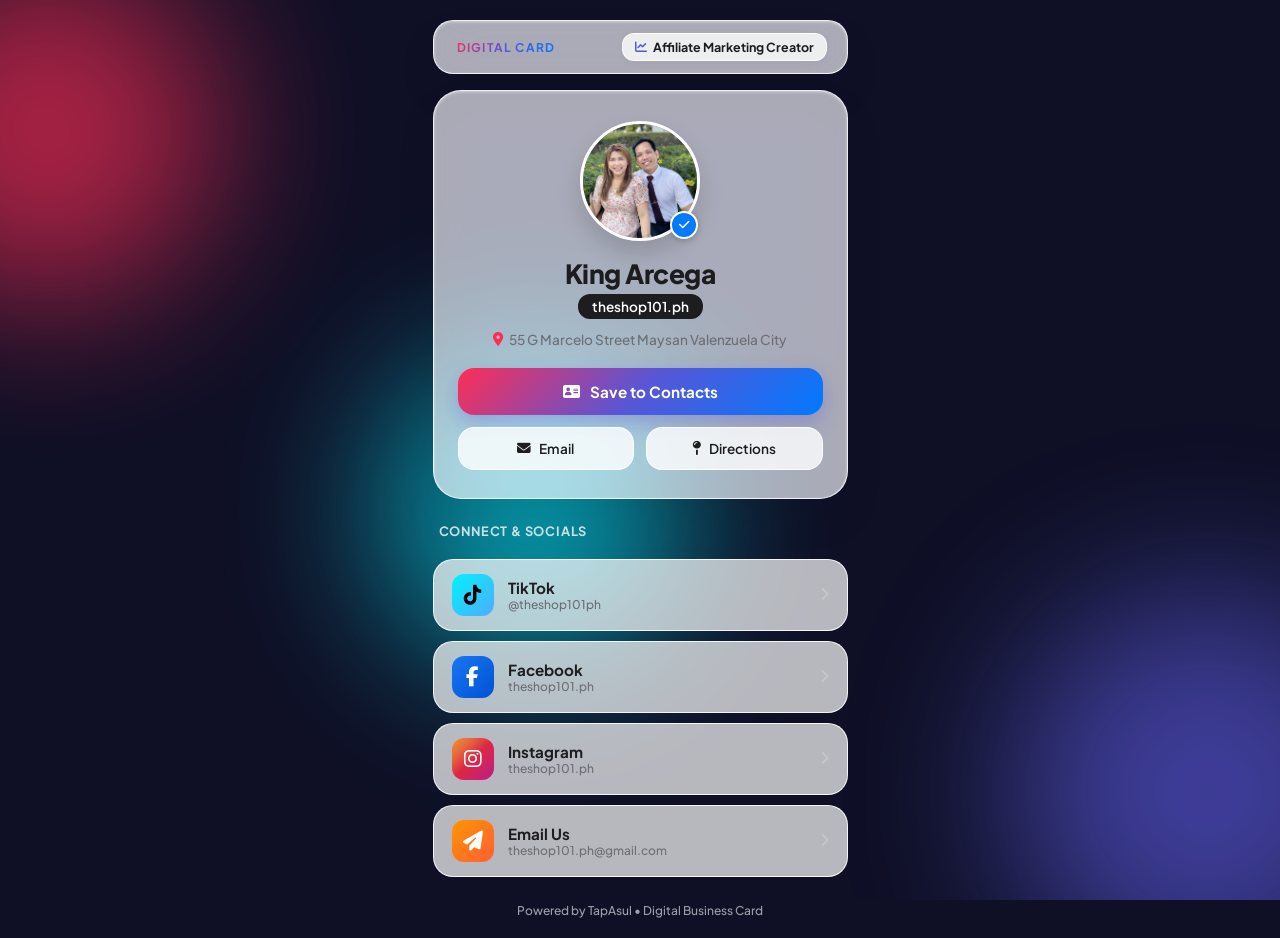
<file: Arcega/index.html>
<!DOCTYPE html>
<html lang="en">
<head>
    <meta charset="UTF-8">
    <meta name="viewport" content="width=device-width, initial-scale=1.0">
    <title>King Arcega - Digital Business Card</title>
    <link rel="stylesheet" href="https://cdnjs.cloudflare.com/ajax/libs/font-awesome/6.4.0/css/all.min.css">
    <link href="https://fonts.googleapis.com/css2?family=Plus+Jakarta+Sans:wght@300;400;500;600;700;800&display=swap" rel="stylesheet">
    <link rel="stylesheet" href="css/style.css">
</head>
<body>

    <!-- Fluid Gradient Background -->
    <div class="bg-glow">
        <div class="glow-1"></div>
        <div class="glow-2"></div>
        <div class="glow-3"></div>
    </div>

    <!-- Main Mobile Frame Container -->
    <div class="app-container">

        <!-- Header Controls -->
        <div class="glass-card nav-header">
            <span class="nav-tag"><i class="fa-solid fa-sparkles"></i> DIGITAL CARD</span>
            <span class="header-tagline"><i class="fa-solid fa-chart-line"></i> Affiliate Marketing Creator</span>
        </div>

        <!-- Profile Hero Card -->
        <div class="glass-card hero-card">
            <div class="profile-wrapper">
                <img src="images/profile.png" alt="King Arcega Profile" class="profile-img">
                <div class="badge-verified"><i class="fa-solid fa-check"></i></div>
            </div>

            <h1 class="user-name">King Arcega</h1>
            <span class="user-business">theshop101.ph</span>

            <p class="user-location">
                <i class="fa-solid fa-location-dot" style="color: #FF2D55;"></i>
                55 G Marcelo Street Maysan Valenzuela City
            </p>

            <div class="cta-grid">
                <!--
                    REAL link to a real .vcf file (no javascript:, no data: URI).
                    iPhone Safari opens the contact preview; Android downloads the
                    file and opens it in Contacts. Works even with JS disabled.
                -->
                <a id="saveContactBtn" class="btn-primary" href="King_Arcega.vcf">
                    <i class="fa-solid fa-address-card"></i> Save to Contacts
                </a>
                <a href="mailto:theshop101.ph@gmail.com" class="btn-secondary">
                    <i class="fa-solid fa-envelope"></i> Email
                </a>
                <a href="https://maps.google.com/?q=55+G+Marcelo+Street+Maysan+Valenzuela+City" target="_blank" rel="noopener" class="btn-secondary">
                    <i class="fa-solid fa-map-pin"></i> Directions
                </a>
            </div>
        </div>

        <!-- Social Media Section Title -->
        <div class="section-title">Connect &amp; Socials</div>

        <!-- Social Links Widget -->
        <div class="widget-group">

            <!-- TikTok -->
            <a href="https://www.tiktok.com/@theshop101ph?_r=1&_t=ZS-9AtWSfJWu8q" target="_blank" rel="noopener" class="social-link-item">
                <div class="link-left">
                    <div class="link-icon tiktok-bg">
                        <i class="fa-brands fa-tiktok"></i>
                    </div>
                    <div class="link-info">
                        <span class="link-title">TikTok</span>
                        <span class="link-sub">@theshop101ph</span>
                    </div>
                </div>
                <i class="fa-solid fa-chevron-right link-arrow"></i>
            </a>

            <!-- Facebook -->
            <a href="https://www.facebook.com/share/1Cko11JjHw/?mibextid=wwXIfr" target="_blank" rel="noopener" class="social-link-item">
                <div class="link-left">
                    <div class="link-icon fb-bg">
                        <i class="fa-brands fa-facebook-f"></i>
                    </div>
                    <div class="link-info">
                        <span class="link-title">Facebook</span>
                        <span class="link-sub">theshop101.ph</span>
                    </div>
                </div>
                <i class="fa-solid fa-chevron-right link-arrow"></i>
            </a>

            <!-- Instagram -->
            <a href="https://www.instagram.com/theshop101.ph" target="_blank" rel="noopener" class="social-link-item">
                <div class="link-left">
                    <div class="link-icon insta-bg">
                        <i class="fa-brands fa-instagram"></i>
                    </div>
                    <div class="link-info">
                        <span class="link-title">Instagram</span>
                        <span class="link-sub">theshop101.ph</span>
                    </div>
                </div>
                <i class="fa-solid fa-chevron-right link-arrow"></i>
            </a>

            <!-- Email Direct -->
            <a href="mailto:theshop101.ph@gmail.com" class="social-link-item">
                <div class="link-left">
                    <div class="link-icon email-bg">
                        <i class="fa-solid fa-paper-plane"></i>
                    </div>
                    <div class="link-info">
                        <span class="link-title">Email Us</span>
                        <span class="link-sub">theshop101.ph@gmail.com</span>
                    </div>
                </div>
                <i class="fa-solid fa-chevron-right link-arrow"></i>
            </a>

        </div>

        <div class="footer-tag">Powered by TapAsul • Digital Business Card</div>
    </div>

    <!-- ============================================================
         Toast (small message at the bottom of the screen)
         ============================================================ -->
    <div id="cardToast" class="card-toast" role="status" aria-live="polite"></div>

    <!-- ============================================================
         Helper sheet — only shown inside in-app browsers
         (Instagram / Facebook / Messenger / TikTok …) that cannot
         open .vcf files. Shown by js/script.js
         ============================================================ -->
    <div id="contactHelp" class="contact-help" aria-hidden="true">
        <div class="contact-help-backdrop" data-close-sheet></div>
        <div class="contact-help-card" role="dialog" aria-modal="true" aria-labelledby="contactHelpTitle">
            <div class="contact-help-grip"></div>
            <h3 id="contactHelpTitle">Save this contact</h3>
            <p class="contact-help-text">
                You are viewing this page inside an app, and apps like Instagram,
                Facebook or Messenger cannot open contact files. Open the card in
                your phone&rsquo;s browser instead:
            </p>
            <ol class="contact-help-steps">
                <li>Tap the <strong>&#8943;</strong> menu (or <strong>Share</strong> icon) at the top of the screen.</li>
                <li>Choose <strong>Open in browser</strong> &mdash; Safari or Chrome.</li>
                <li>Tap <strong>Save to Contacts</strong> again.</li>
            </ol>
            <button type="button" class="btn-primary contact-help-btn" id="copyContactBtn">
                <i class="fa-solid fa-copy"></i> Copy details instead
            </button>
            <button type="button" class="contact-help-close" data-close-sheet>Close</button>
        </div>
    </div>

    <script src="js/script.js"></script>
</body>
</html>
</file>
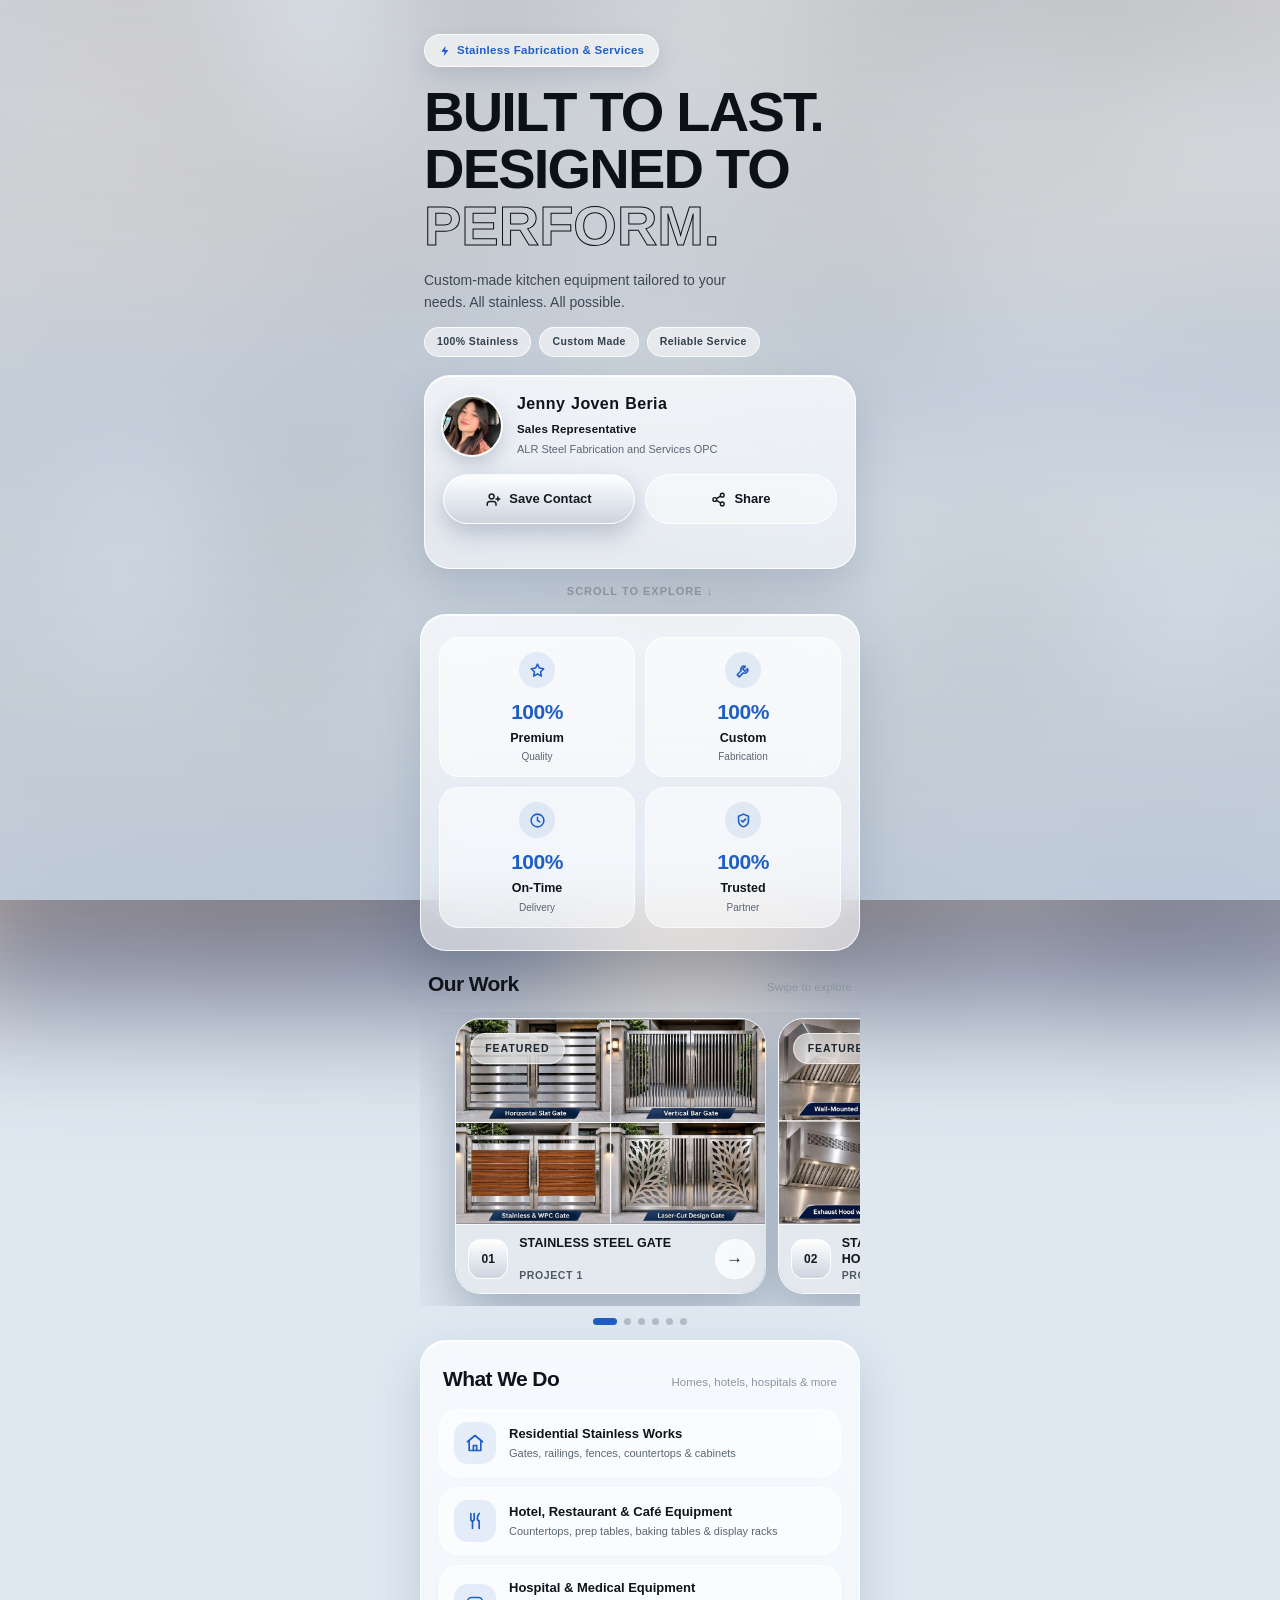
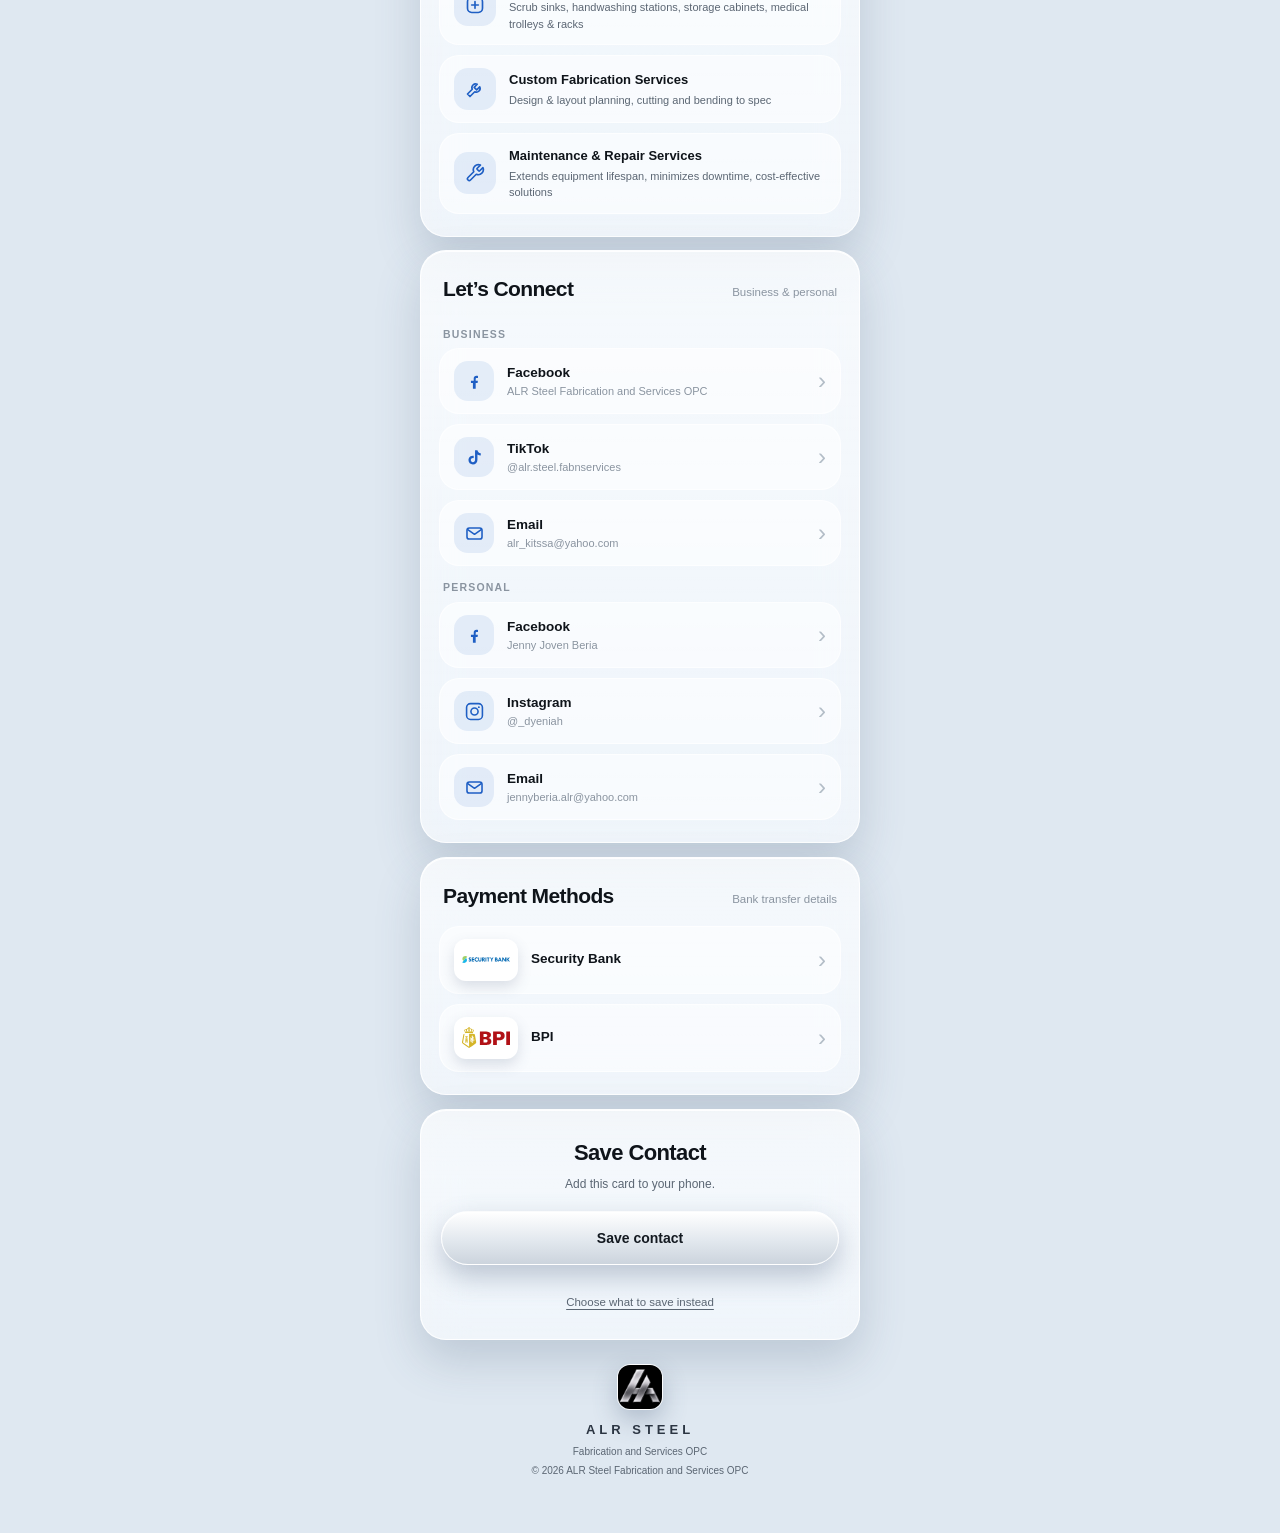
<file: Jenny/index.html>
<!DOCTYPE html>
<html lang="en">
<head>
  <meta charset="UTF-8">
  <meta name="viewport" content="width=device-width, initial-scale=1.0, viewport-fit=cover">

  <title>Jenny Joven Beria | ALR Steel Fabrication</title>
  <meta name="description" content="Connect with Jenny Joven Beria of ALR Steel Fabrication and Services OPC. Custom-made kitchen equipment tailored to your needs.">
  <meta name="theme-color" content="#dfe8f1">
  <meta name="application-name" content="ALR Steel">
  <meta name="apple-mobile-web-app-title" content="ALR Steel">
  <meta name="apple-mobile-web-app-capable" content="yes">
  <meta name="mobile-web-app-capable" content="yes">

  <link rel="icon" href="favicon.svg" type="image/svg+xml">
  <link rel="icon" href="favicon-32.png" sizes="32x32" type="image/png">
  <link rel="apple-touch-icon" href="apple-touch-icon.png">
  <link rel="manifest" href="site.webmanifest">

  <meta property="og:title" content="Jenny Joven Beria | ALR Steel Fabrication">
  <meta property="og:description" content="ALR Steel Fabrication and Services OPC — Custom-made kitchen equipment tailored to your needs.">
  <meta property="og:type" content="website">
  <meta property="og:image" content="apple-touch-icon.png">
  <meta name="twitter:card" content="summary">
  <meta name="twitter:title" content="Jenny Joven Beria | ALR Steel Fabrication">
  <meta name="twitter:description" content="ALR Steel Fabrication and Services OPC — Custom-made kitchen equipment tailored to your needs.">

  <link rel="stylesheet" href="style.css?v=8">
  <script src="script.js?v=8" defer></script>
  <noscript><style>.reveal,.reveal .highlight,.reveal .service-row{opacity:1 !important;transform:none !important;}</style></noscript>
</head>

<body>
  <!-- Fixed blurred backdrop: work imagery stays behind everything -->
  <div class="bg-fixed" aria-hidden="true"></div>
  <div class="bg-tint" aria-hidden="true"></div>

  <main class="digital-card">

    <!-- HERO -->
    <header class="hero">
      <p class="hero-tag">
        <svg width="12" height="12" viewBox="0 0 24 24" fill="currentColor" aria-hidden="true"><path d="M13 2 4.5 13.5H11L9.5 22 19 10h-6.5L13 2z"/></svg>
        Stainless Fabrication &amp; Services
      </p>

      <h1>
        BUILT TO LAST.<br>
        DESIGNED TO<br>
        <span class="outline">PERFORM.</span>
      </h1>

      <p class="hero-sub">
        Custom-made kitchen equipment tailored to your needs.
        All stainless. All possible.
      </p>

      <div class="hero-proof">
        <span>100% Stainless</span>
        <span>Custom Made</span>
        <span>Reliable Service</span>
      </div>

      <div class="hero-card">
        <div class="hero-id">
          <div class="profile-image-wrap">
            <img
              src="images/my-photo.png"
              alt="Jenny Joven Beria profile photo"
              class="profile-image"
              onerror="this.style.display='none'"
            >
            <span class="profile-initials">JB</span>
          </div>
          <div class="hero-name">
            <strong>Jenny Joven Beria</strong>
            <span class="hero-role">Sales Representative</span>
            <small>ALR Steel Fabrication and Services OPC</small>
          </div>
        </div>

        <div class="quick-actions">
          <button type="button" class="btn-primary" id="quickSave">
            <svg width="15" height="15" viewBox="0 0 24 24" fill="none" stroke="currentColor" stroke-width="2.4" stroke-linecap="round" stroke-linejoin="round" aria-hidden="true"><path d="M16 21v-2a4 4 0 0 0-4-4H6a4 4 0 0 0-4 4v2"/><circle cx="9" cy="7" r="4"/><line x1="19" y1="8" x2="19" y2="14"/><line x1="22" y1="11" x2="16" y2="11"/></svg>
            Save Contact
          </button>
          <button type="button" class="btn-ghost" id="shareCard">
            <svg width="15" height="15" viewBox="0 0 24 24" fill="none" stroke="currentColor" stroke-width="2.2" stroke-linecap="round" stroke-linejoin="round" aria-hidden="true"><circle cx="18" cy="5" r="3"/><circle cx="6" cy="12" r="3"/><circle cx="18" cy="19" r="3"/><line x1="8.6" y1="13.5" x2="15.4" y2="17.5"/><line x1="15.4" y1="6.5" x2="8.6" y2="10.5"/></svg>
            Share
          </button>
        </div>
        <p class="share-note" id="shareMessage" role="status"></p>
      </div>

      <p class="scroll-cue">Scroll to explore ↓</p>
    </header>

    <!-- HIGHLIGHTS -->
    <section class="section reveal" aria-label="Business highlights">
      <div class="highlights">
        <div class="highlight">
          <span class="highlight-icon" aria-hidden="true">
            <svg width="17" height="17" viewBox="0 0 24 24" fill="none" stroke="currentColor" stroke-width="2.2" stroke-linecap="round" stroke-linejoin="round"><path d="m12 3 2.7 5.6 6.1.9-4.4 4.3 1 6.1L12 17l-5.4 2.9 1-6.1-4.4-4.3 6.1-.9L12 3z"/></svg>
          </span>
          <span class="stat-num" data-target="100" data-suffix="%">0%</span>
          <strong>Premium</strong>
          <small>Quality</small>
        </div>
        <div class="highlight">
          <span class="highlight-icon" aria-hidden="true">
            <svg width="17" height="17" viewBox="0 0 24 24" fill="none" stroke="currentColor" stroke-width="2.2" stroke-linecap="round" stroke-linejoin="round"><path d="M14.7 6.3a4.5 4.5 0 0 0-6 6L3 18l3 3 5.7-5.7a4.5 4.5 0 0 0 6-6L14 13l-3-3 3.7-3.7z"/></svg>
          </span>
          <span class="stat-num" data-target="100" data-suffix="%">0%</span>
          <strong>Custom</strong>
          <small>Fabrication</small>
        </div>
        <div class="highlight">
          <span class="highlight-icon" aria-hidden="true">
            <svg width="17" height="17" viewBox="0 0 24 24" fill="none" stroke="currentColor" stroke-width="2.2" stroke-linecap="round" stroke-linejoin="round"><circle cx="12" cy="12" r="9"/><path d="M12 7.5V12l3.2 2"/></svg>
          </span>
          <span class="stat-num" data-target="100" data-suffix="%">0%</span>
          <strong>On-Time</strong>
          <small>Delivery</small>
        </div>
        <div class="highlight">
          <span class="highlight-icon" aria-hidden="true">
            <svg width="17" height="17" viewBox="0 0 24 24" fill="none" stroke="currentColor" stroke-width="2.2" stroke-linecap="round" stroke-linejoin="round"><path d="M12 3l7 3v6c0 4.6-3 7.7-7 9-4-1.3-7-4.4-7-9V6l7-3z"/><path d="m9 12 2 2 4-4"/></svg>
          </span>
          <span class="stat-num" data-target="100" data-suffix="%">0%</span>
          <strong>Trusted</strong>
          <small>Partner</small>
        </div>
      </div>
    </section>

    <!-- WORK GALLERY : horizontal carousel -->
    <section class="work reveal" aria-label="Project gallery">
      <div class="section-heading">
        <h2>Our Work</h2>
        <p>Swipe to explore</p>
      </div>

      <div class="carousel" id="workCarousel" tabindex="0" aria-label="Steel fabrication project photos">
        <article class="slide" style='--photo: url("images/work-1.jpg")'>
          <div class="slide-frame">
            <img src="images/work-1.jpg" alt="Stainless steel gate project photo" width="1000" height="657">
            <span class="slide-tag">Featured</span>
          </div>
          <div class="slide-caption">
            <span class="slide-num">01</span>
            <span class="slide-text"><strong>STAINLESS STEEL GATE</strong><small>Project 1</small></span>
            <button type="button" class="slide-next" aria-label="Next project">&#8594;</button>
          </div>
        </article>

        <article class="slide" style='--photo: url("images/work-2.jpg")'>
          <div class="slide-frame">
            <img src="images/work-2.jpg" alt="Stainless steel kitchen hood project photo" width="1000" height="660" loading="lazy">
            <span class="slide-tag">Featured</span>
          </div>
          <div class="slide-caption">
            <span class="slide-num">02</span>
            <span class="slide-text"><strong>STAINLESS STEEL KITCHEN HOOD</strong><small>Project 2</small></span>
            <button type="button" class="slide-next" aria-label="Next project">&#8594;</button>
          </div>
        </article>

        <article class="slide" style='--photo: url("images/work-3.jpg")'>
          <div class="slide-frame">
            <img src="images/work-3.jpg" alt="Stainless steel table project photo" width="1000" height="657" loading="lazy">
            <span class="slide-tag">Featured</span>
          </div>
          <div class="slide-caption">
            <span class="slide-num">03</span>
            <span class="slide-text"><strong>STAINLESS STEEL TABLE</strong><small>Project 3</small></span>
            <button type="button" class="slide-next" aria-label="Next project">&#8594;</button>
          </div>
        </article>

        <article class="slide" style='--photo: url("images/work-4.jpg")'>
          <div class="slide-frame">
            <img src="images/work-4.jpg" alt="Stainless steel food display project photo" width="1000" height="491" loading="lazy">
            <span class="slide-tag">Featured</span>
          </div>
          <div class="slide-caption">
            <span class="slide-num">04</span>
            <span class="slide-text"><strong>STAINLESS STEEL FOOD DISPLAY</strong><small>Project 4</small></span>
            <button type="button" class="slide-next" aria-label="Next project">&#8594;</button>
          </div>
        </article>

        <article class="slide" style='--photo: url("images/work-5.jpg")'>
          <div class="slide-frame">
            <img src="images/work-5.jpg" alt="Stainless steel cabinet project photo" width="1000" height="660" loading="lazy">
            <span class="slide-tag">Featured</span>
          </div>
          <div class="slide-caption">
            <span class="slide-num">05</span>
            <span class="slide-text"><strong>STAINLESS STEEL CABINET</strong><small>Project 5</small></span>
            <button type="button" class="slide-next" aria-label="Next project">&#8594;</button>
          </div>
        </article>

        <article class="slide" style='--photo: url("images/work-6.jpg")'>
          <div class="slide-frame">
            <img src="images/work-6.jpg" alt="Stainless steel kitchen equipment project photo" width="1000" height="662" loading="lazy">
            <span class="slide-tag">Featured</span>
          </div>
          <div class="slide-caption">
            <span class="slide-num">06</span>
            <span class="slide-text"><strong>STAINLESS STEEL KITCHEN EQUIPMENT</strong><small>Project 6</small></span>
            <button type="button" class="slide-next" aria-label="Next project">&#8594;</button>
          </div>
        </article>
      </div>

      <div class="carousel-dots" id="carouselDots" aria-label="Choose a project photo">
        <button class="work-dot active" type="button" data-slide="0" aria-label="Photo 1" aria-current="true"></button>
        <button class="work-dot" type="button" data-slide="1" aria-label="Photo 2"></button>
        <button class="work-dot" type="button" data-slide="2" aria-label="Photo 3"></button>
        <button class="work-dot" type="button" data-slide="3" aria-label="Photo 4"></button>
        <button class="work-dot" type="button" data-slide="4" aria-label="Photo 5"></button>
        <button class="work-dot" type="button" data-slide="5" aria-label="Photo 6"></button>
      </div>
    </section>

    <!-- SERVICES -->
    <section class="section reveal">
      <div class="section-heading">
        <h2>What We Do</h2>
        <p>Homes, hotels, hospitals &amp; more</p>
      </div>

      <div class="service-list">
        <div class="service-row">
          <span class="service-icon" aria-hidden="true">
            <svg width="20" height="20" viewBox="0 0 24 24" fill="none" stroke="currentColor" stroke-width="2" stroke-linecap="round" stroke-linejoin="round"><path d="M3 10.5 12 3l9 7.5"/><path d="M5 9.5V21h14V9.5"/><path d="M10 21v-6h4v6"/></svg>
          </span>
          <span><strong>Residential Stainless Works</strong><small>Gates, railings, fences, countertops &amp; cabinets</small></span>
        </div>
        <div class="service-row">
          <span class="service-icon" aria-hidden="true">
            <svg width="20" height="20" viewBox="0 0 24 24" fill="none" stroke="currentColor" stroke-width="2" stroke-linecap="round" stroke-linejoin="round"><path d="M7 3v7a2 2 0 0 0 4 0V3"/><path d="M9 12v9"/><path d="M17 3c-1.6 2-2.2 4-2.2 6 0 1.6.7 2.7 2.2 2.7V21"/></svg>
          </span>
          <span><strong>Hotel, Restaurant &amp; Café Equipment</strong><small>Countertops, prep tables, baking tables &amp; display racks</small></span>
        </div>
        <div class="service-row">
          <span class="service-icon" aria-hidden="true">
            <svg width="20" height="20" viewBox="0 0 24 24" fill="none" stroke="currentColor" stroke-width="2" stroke-linecap="round" stroke-linejoin="round"><rect x="3" y="3" width="18" height="18" rx="5"/><path d="M12 8v8"/><path d="M8 12h8"/></svg>
          </span>
          <span><strong>Hospital &amp; Medical Equipment</strong><small>Scrub sinks, handwashing stations, storage cabinets, medical trolleys &amp; racks</small></span>
        </div>
        <div class="service-row">
          <span class="service-icon" aria-hidden="true">
            <svg width="20" height="20" viewBox="0 0 24 24" fill="none" stroke="currentColor" stroke-width="2" stroke-linecap="round" stroke-linejoin="round"><path d="M14.7 6.3a4.5 4.5 0 0 0-6 6L3 18l3 3 5.7-5.7a4.5 4.5 0 0 0 6-6L14 13l-3-3 3.7-3.7z"/></svg>
          </span>
          <span><strong>Custom Fabrication Services</strong><small>Design &amp; layout planning, cutting and bending to spec</small></span>
        </div>
        <div class="service-row">
          <span class="service-icon" aria-hidden="true">
            <svg width="20" height="20" viewBox="0 0 24 24" fill="none" stroke="currentColor" stroke-width="2" stroke-linecap="round" stroke-linejoin="round"><path d="M14.7 6.3a1 1 0 0 0 0 1.4l1.6 1.6a1 1 0 0 0 1.4 0l3.77-3.77a6 6 0 0 1-7.94 7.94l-6.91 6.91a2.12 2.12 0 0 1-3-3l6.91-6.91a6 6 0 0 1 7.94-7.94l-3.76 3.76z"/></svg>
          </span>
          <span><strong>Maintenance &amp; Repair Services</strong><small>Extends equipment lifespan, minimizes downtime, cost-effective solutions</small></span>
        </div>
      </div>
    </section>

    <!-- SOCIAL LINKS -->
    <section class="section reveal">
      <div class="section-heading">
        <h2>Let&rsquo;s Connect</h2>
        <p>Business &amp; personal</p>
      </div>

      <div class="social-groups">
        <p class="social-group-label">Business</p>
        <div class="social-grid">
        <a
          class="social-link"
          href="https://www.facebook.com/p/ALR-Steel-Fabrication-and-Services-OPC-100064059041618/"
          target="_blank"
          rel="noopener noreferrer"
          aria-label="Visit ALR Steel on Facebook"
        >
          <span class="social-icon" aria-hidden="true">
            <svg width="19" height="19" viewBox="0 0 24 24" fill="currentColor" aria-hidden="true"><path d="M13.5 21v-7h2.4l.4-3h-2.8V9.1c0-.9.3-1.5 1.6-1.5h1.3V4.9c-.3 0-1.1-.1-2-.1-2 0-3.4 1.2-3.4 3.5V11H7.5v3H10v7h3.5z"/></svg>
          </span>
          <span>Facebook<span class="social-handle">ALR Steel Fabrication and Services OPC</span></span>
          <span class="chevron">&rsaquo;</span>
        </a>

        <a
          class="social-link"
          href="https://www.tiktok.com/@alr.steel.fabnservices"
          target="_blank"
          rel="noopener noreferrer"
          aria-label="Visit ALR Steel on TikTok"
        >
          <span class="social-icon" aria-hidden="true">
            <svg width="18" height="18" viewBox="0 0 24 24" fill="currentColor" aria-hidden="true"><path d="M16.6 3c.4 2.1 1.9 3.8 4.4 4v3c-1.6 0-3-.5-4.4-1.4v6.9c0 3.9-2.7 6.5-6.1 6.5-3.3 0-5.9-2.5-5.9-5.9 0-3.3 2.6-5.8 6-5.8.3 0 .7 0 1 .1v3.1c-.3-.1-.7-.2-1-.2-1.6 0-2.9 1.2-2.9 2.8 0 1.6 1.2 2.8 2.8 2.8 1.7 0 2.9-1.3 2.9-3.2V3h3.2z"/></svg>
          </span>
          <span>TikTok<span class="social-handle">@alr.steel.fabnservices</span></span>
          <span class="chevron">&rsaquo;</span>
        </a>

        <a
          class="social-link"
          href="mailto:alr_kitssa@yahoo.com"
          aria-label="Email ALR Steel"
        >
          <span class="social-icon" aria-hidden="true">
            <svg width="19" height="19" viewBox="0 0 24 24" fill="none" stroke="currentColor" stroke-width="2" stroke-linecap="round" stroke-linejoin="round"><rect x="2.5" y="5" width="19" height="14" rx="3"/><path d="m3.5 7 8.5 6 8.5-6"/></svg>
          </span>
          <span>Email<span class="social-handle">alr_kitssa@yahoo.com</span></span>
          <span class="chevron">&rsaquo;</span>
        </a>
        </div>

        <p class="social-group-label">Personal</p>
        <div class="social-grid">
        <a
          class="social-link"
          href="https://www.facebook.com/jennyjoven.beria"
          target="_blank"
          rel="noopener noreferrer"
          aria-label="Visit Jenny on Facebook"
        >
          <span class="social-icon" aria-hidden="true">
            <svg width="19" height="19" viewBox="0 0 24 24" fill="currentColor" aria-hidden="true"><path d="M13.5 21v-7h2.4l.4-3h-2.8V9.1c0-.9.3-1.5 1.6-1.5h1.3V4.9c-.3 0-1.1-.1-2-.1-2 0-3.4 1.2-3.4 3.5V11H7.5v3H10v7h3.5z"/></svg>
          </span>
          <span>Facebook<span class="social-handle">Jenny Joven Beria</span></span>
          <span class="chevron">&rsaquo;</span>
        </a>

        <a
          class="social-link"
          href="https://www.instagram.com/_dyeniah/"
          target="_blank"
          rel="noopener noreferrer"
          aria-label="Visit Jenny on Instagram"
        >
          <span class="social-icon" aria-hidden="true">
            <svg width="19" height="19" viewBox="0 0 24 24" fill="none" stroke="currentColor" stroke-width="2" stroke-linecap="round" stroke-linejoin="round"><rect x="2" y="2" width="20" height="20" rx="5"/><circle cx="12" cy="12" r="4.5"/><circle cx="17.5" cy="6.5" r="1.2" fill="currentColor" stroke="none"/></svg>
          </span>
          <span>Instagram<span class="social-handle">@_dyeniah</span></span>
          <span class="chevron">&rsaquo;</span>
        </a>

        <a
          class="social-link"
          href="mailto:jennyberia.alr@yahoo.com"
          aria-label="Email Jenny"
        >
          <span class="social-icon" aria-hidden="true">
            <svg width="19" height="19" viewBox="0 0 24 24" fill="none" stroke="currentColor" stroke-width="2" stroke-linecap="round" stroke-linejoin="round"><rect x="2.5" y="5" width="19" height="14" rx="3"/><path d="m3.5 7 8.5 6 8.5-6"/></svg>
          </span>
          <span>Email<span class="social-handle">jennyberia.alr@yahoo.com</span></span>
          <span class="chevron">&rsaquo;</span>
        </a>
        </div>
      </div>
    </section>

    <!-- PAYMENT METHODS -->
    <section class="section reveal">
      <div class="section-heading">
        <h2>Payment Methods</h2>
        <p>Bank transfer details</p>
      </div>

      <div class="bank-list">
        <a href="security-bank.html" class="bank-card">
          <span class="bank-logo">
            <img src="images/security-bank-logo.svg" alt="Security Bank logo"
                 style="width:auto;height:auto;max-width:100%;max-height:26px;object-fit:contain;display:block">
          </span>
          <span class="bank-summary">
            <strong>Security Bank</strong>
          </span>
          <span class="chevron">&rsaquo;</span>
        </a>

        <a href="bpi.html" class="bank-card">
          <span class="bank-logo">
            <img src="images/bpi-logo.svg" alt="BPI logo"
                 style="width:auto;height:auto;max-width:100%;max-height:26px;object-fit:contain;display:block">
          </span>
          <span class="bank-summary">
            <strong>BPI</strong>
          </span>
          <span class="chevron">&rsaquo;</span>
        </a>
      </div>
    </section>

    <!-- SAVE CONTACT -->
    <section class="contact-section reveal">
      <h2>Save Contact</h2>
      <p>Add this card to your phone.</p>
      <button type="button" class="save-button" id="saveContact">Save contact</button>
      <p class="save-message" id="saveMessage"></p>
      <a class="choose-link" href="contact.html">Choose what to save instead</a>
    </section>

    <footer class="footer reveal">
      <img class="footer-logo" src="images/alr-logo.png" alt="ALR Steel Fabrication logo">
      <p>ALR STEEL</p>
      <span>Fabrication and Services OPC</span>
      <small>© <span id="currentYear"></span> ALR Steel Fabrication and Services OPC</small>
    </footer>

  </main>
</body>
</html>
</file>
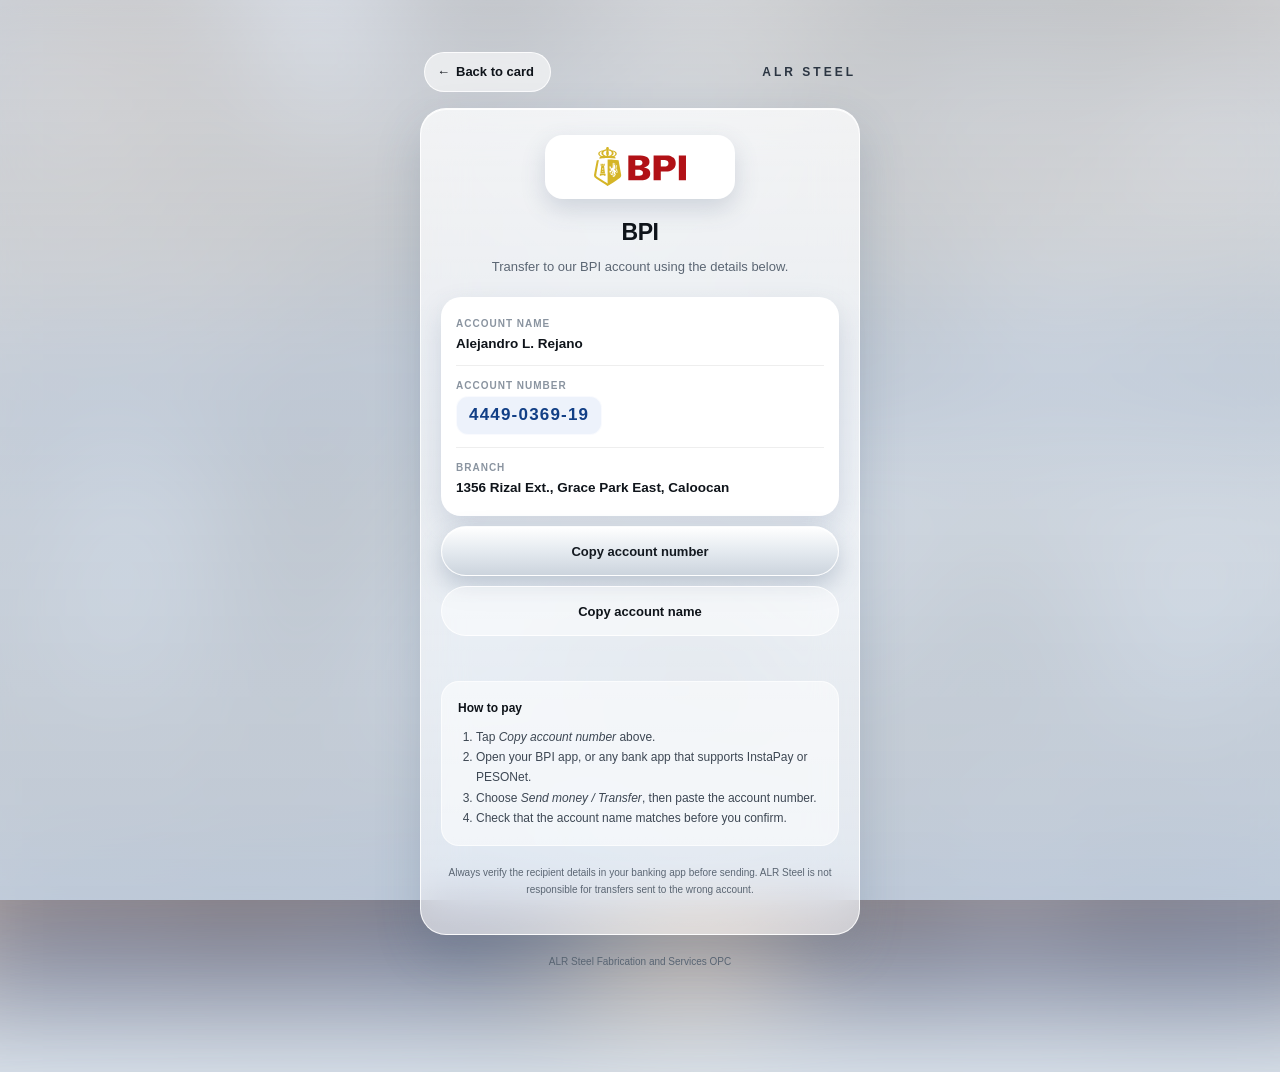
<file: Jenny/bpi.html>
<!DOCTYPE html>
<html lang="en">
<head>
  <meta charset="UTF-8">
  <meta name="viewport" content="width=device-width, initial-scale=1.0, viewport-fit=cover">

  <title>BPI Transfer | ALR Steel</title>
  <meta name="theme-color" content="#dfe8f1">
  <meta name="description" content="Bank transfer details for ALR Steel Fabrication and Services OPC — BPI account 4449-0369-19.">

  <link rel="icon" href="favicon.svg" type="image/svg+xml">
  <link rel="icon" href="favicon-32.png" sizes="32x32" type="image/png">
  <link rel="apple-touch-icon" href="apple-touch-icon.png">
  <link rel="manifest" href="site.webmanifest">

  <link rel="stylesheet" href="style.css?v=8">
  <script src="payment.js?v=8" defer></script>
</head>

<body>
  <div class="bg-fixed" aria-hidden="true"></div>
  <div class="bg-tint" aria-hidden="true"></div>
  <main class="payment-page">
    <div class="payment-container">

      <nav class="payment-topbar">
        <a class="back-link" href="index.html">
          <span aria-hidden="true">&larr;</span> Back to card
        </a>
        <span class="payment-brand">ALR STEEL</span>
      </nav>

      <section class="payment-panel">
        <div class="payment-provider-logo">
            <img src="images/bpi-logo.svg" alt="BPI logo"
              style="width:auto;height:auto;max-width:100%;max-height:40px;object-fit:contain;display:block">
          </div>

        <h1>BPI</h1>
        <p class="payment-description">
          Transfer to our BPI account using the details below.
        </p>

        <div class="account-card">
          <div class="account-row">
            <span class="account-label">Account name</span>
            <span class="account-value">Alejandro L. Rejano</span>
          </div>
          <div class="account-row">
            <span class="account-label">Account number</span>
            <span class="account-value account-number" id="accountNumber" role="button" tabindex="0">4449-0369-19</span>
          </div>
          <div class="account-row">
            <span class="account-label">Branch</span>
            <span class="account-value">1356 Rizal Ext., Grace Park East, Caloocan</span>
          </div>
        </div>

        <button
          type="button"
          class="payment-action"
          data-copy="4449-0369-19"
          data-copy-label="Account number"
        >
          Copy account number
        </button>

        <button
          type="button"
          class="payment-action secondary"
          data-copy="Alejandro L. Rejano"
          data-copy-label="Account name"
        >
          Copy account name
        </button>

        <p class="payment-status" id="payStatus" role="status"></p>

        <div class="payment-instructions">
          <strong>How to pay</strong>
          <ol>
            <li>Tap <em>Copy account number</em> above.</li>
            <li>Open your BPI app, or any bank app that supports InstaPay or PESONet.</li>
            <li>Choose <em>Send money / Transfer</em>, then paste the account number.</li>
            <li>Check that the account name matches before you confirm.</li>
          </ol>
        </div>

        <p class="payment-disclaimer">
          Always verify the recipient details in your banking app before sending.
          ALR Steel is not responsible for transfers sent to the wrong account.
        </p>
      </section>

      <p class="payment-disclaimer">
        ALR Steel Fabrication and Services OPC
      </p>

    </div>
  </main>
</body>
</html>
</file>
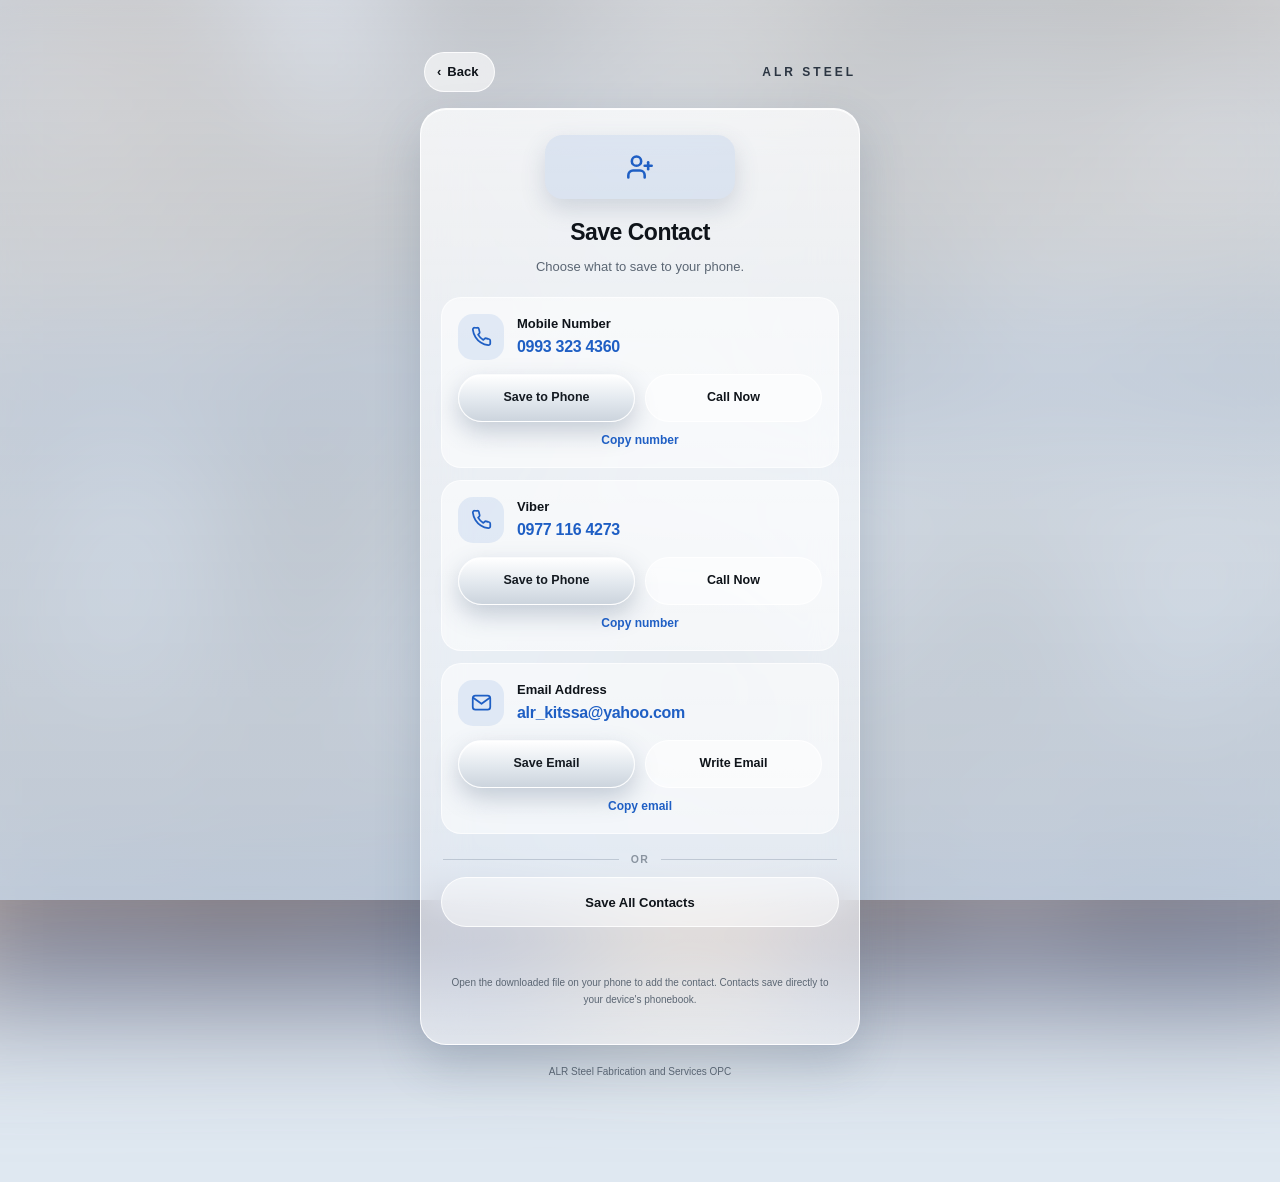
<file: Jenny/contact.html>
<!DOCTYPE html>
<html lang="en">
<head>
  <meta charset="UTF-8">
  <meta name="viewport" content="width=device-width, initial-scale=1.0, viewport-fit=cover">

  <title>Save Contact | ALR Steel</title>
  <meta name="theme-color" content="#dfe8f1">
  <meta name="description" content="Save Jenny Joven Beria's phone number or email to your device.">

  <link rel="icon" href="favicon.svg" type="image/svg+xml">
  <link rel="icon" href="favicon-32.png" sizes="32x32" type="image/png">
  <link rel="apple-touch-icon" href="apple-touch-icon.png">
  <link rel="manifest" href="site.webmanifest">

  <link rel="stylesheet" href="style.css?v=8">
  <script src="contact.js?v=8" defer></script>
</head>

<body>
  <div class="bg-fixed" aria-hidden="true"></div>
  <div class="bg-tint" aria-hidden="true"></div>

  <main class="payment-page">
    <div class="payment-container">

      <nav class="payment-topbar">
        <a class="back-link" href="index.html">
          <span aria-hidden="true">‹</span> Back
        </a>
        <span class="payment-brand">ALR STEEL</span>
      </nav>

      <section class="payment-panel">
        <div class="payment-provider-logo contact" aria-hidden="true">
          <svg width="28" height="28" viewBox="0 0 24 24" fill="none" stroke="currentColor" stroke-width="2.2" stroke-linecap="round" stroke-linejoin="round"><path d="M16 21v-2a4 4 0 0 0-4-4H6a4 4 0 0 0-4 4v2"/><circle cx="9" cy="7" r="4"/><line x1="19" y1="8" x2="19" y2="14"/><line x1="22" y1="11" x2="16" y2="11"/></svg>
        </div>

        <h1>Save Contact</h1>
        <p class="payment-description">
          Choose what to save to your phone.
        </p>

        <div class="inapp-banner" id="inappBanner" hidden>
          <strong id="inappTitle">You&apos;re viewing this inside an app</strong>
          <p id="inappText"></p>
        </div>

        <div class="android-hint" id="androidHint" hidden>
          <strong>Two quick taps on Android</strong>
          <p>Tap <b>Save File</b> on the download prompt, then tap <b>Open File</b> — your Contacts app will import it straight in.</p>
        </div>

        <div class="contact-options">
          <!-- PHONE -->
          <div class="contact-option">
            <div class="contact-option-top">
              <span class="contact-icon" aria-hidden="true">
                <svg width="21" height="21" viewBox="0 0 24 24" fill="none" stroke="currentColor" stroke-width="2" stroke-linecap="round" stroke-linejoin="round"><path d="M22 16.9v3a2 2 0 0 1-2.2 2 19.8 19.8 0 0 1-8.6-3.1 19.5 19.5 0 0 1-6-6A19.8 19.8 0 0 1 2.1 4.2 2 2 0 0 1 4.1 2h3a2 2 0 0 1 2 1.7c.13.96.36 1.9.7 2.8a2 2 0 0 1-.45 2.1L8.1 9.9a16 16 0 0 0 6 6l1.3-1.3a2 2 0 0 1 2.1-.45c.9.34 1.84.57 2.8.7a2 2 0 0 1 1.7 2z"/></svg>
              </span>
              <span>
                <strong>Mobile Number</strong>
                <a class="contact-value" href="tel:+639933234360">0993 323 4360</a>
              </span>
            </div>
            <div class="contact-btns">
              <a class="payment-action" id="savePhone" href="Jenny-Joven-Beria-Phone.vcf" download="Jenny-Joven-Beria-Phone.vcf">Save to Phone</a>
              <a class="payment-action secondary" href="tel:+639933234360">Call Now</a>
            </div>
            <button type="button" class="link-btn" id="copyPhone">Copy number</button>
          </div>

          <!-- VIBER -->
          <div class="contact-option">
            <div class="contact-option-top">
              <span class="contact-icon" aria-hidden="true">
                <svg width="21" height="21" viewBox="0 0 24 24" fill="none" stroke="currentColor" stroke-width="2" stroke-linecap="round" stroke-linejoin="round"><path d="M22 16.9v3a2 2 0 0 1-2.2 2 19.8 19.8 0 0 1-8.6-3.1 19.5 19.5 0 0 1-6-6A19.8 19.8 0 0 1 2.1 4.2 2 2 0 0 1 4.1 2h3a2 2 0 0 1 2 1.7c.13.96.36 1.9.7 2.8a2 2 0 0 1-.45 2.1L8.1 9.9a16 16 0 0 0 6 6l1.3-1.3a2 2 0 0 1 2.1-.45c.9.34 1.84.57 2.8.7a2 2 0 0 1 1.7 2z"/></svg>
              </span>
              <span>
                <strong>Viber</strong>
                <a class="contact-value" href="viber://chat?number=%2B639771164273">0977 116 4273</a>
              </span>
            </div>
            <div class="contact-btns">
              <a class="payment-action" id="saveViber" href="Jenny-Joven-Beria-Viber.vcf" download="Jenny-Joven-Beria-Viber.vcf">Save to Phone</a>
              <a class="payment-action secondary" href="tel:+639771164273">Call Now</a>
            </div>
            <button type="button" class="link-btn" id="copyViber">Copy number</button>
          </div>

          <!-- EMAIL -->
          <div class="contact-option">
            <div class="contact-option-top">
              <span class="contact-icon" aria-hidden="true">
                <svg width="21" height="21" viewBox="0 0 24 24" fill="none" stroke="currentColor" stroke-width="2" stroke-linecap="round" stroke-linejoin="round"><rect x="2" y="4" width="20" height="16" rx="3"/><path d="m2.5 6.5 9.5 7 9.5-7"/></svg>
              </span>
              <span>
                <strong>Email Address</strong>
                <a class="contact-value" href="mailto:alr_kitssa@yahoo.com">alr_kitssa@yahoo.com</a>
              </span>
            </div>
            <div class="contact-btns">
              <a class="payment-action" id="saveEmail" href="Jenny-Joven-Beria-Email.vcf" download="Jenny-Joven-Beria-Email.vcf">Save Email</a>
              <a class="payment-action secondary" href="mailto:alr_kitssa@yahoo.com">Write Email</a>
            </div>
            <button type="button" class="link-btn" id="copyEmail">Copy email</button>
          </div>
        </div>

        <div class="contact-or" aria-hidden="true">OR</div>

        <a class="payment-action secondary" id="saveBoth" href="Jenny-Joven-Beria-ALR.vcf" download="Jenny-Joven-Beria-ALR.vcf">
          Save All Contacts
        </a>

        <p class="payment-status" id="contactStatus" role="status"></p>

        <p class="payment-disclaimer">
          Open the downloaded file on your phone to add the contact.
          Contacts save directly to your device's phonebook.
        </p>
      </section>

      <p class="payment-disclaimer">
        ALR Steel Fabrication and Services OPC
      </p>

    </div>
  </main>
</body>
</html>
</file>
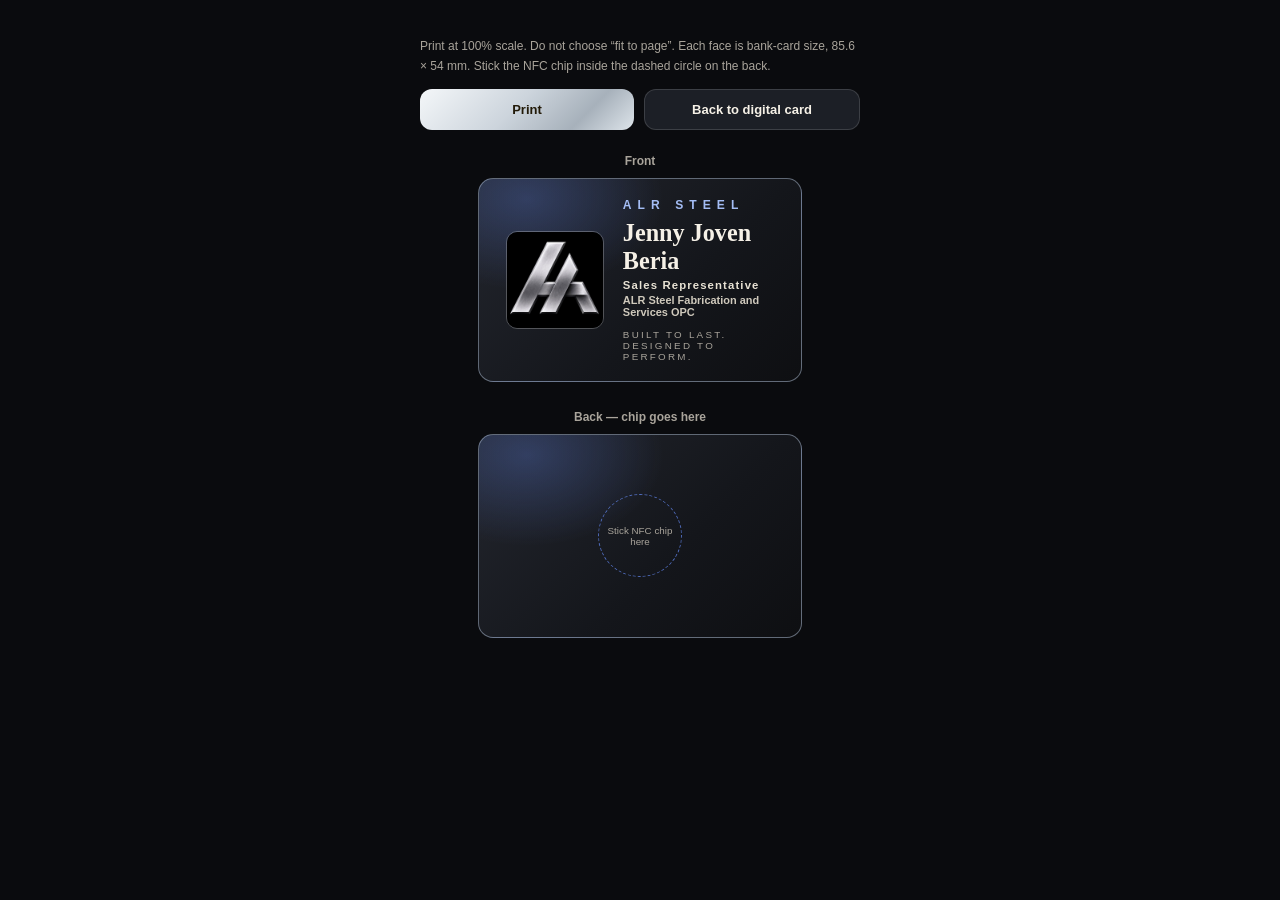
<file: Jenny/print-card.html>
<!DOCTYPE html>
<html lang="en">
<head>
  <meta charset="UTF-8">
  <meta name="viewport" content="width=device-width, initial-scale=1">
  <title>Print NFC card — Jenny Joven Beria</title>
  <link rel="icon" href="favicon.svg" type="image/svg+xml">
  <style>
    * { box-sizing: border-box; }
    body {
      margin: 0;
      padding: 24px 16px 48px;
      background: #0a0b0e;
      color: #f6f1e7;
      font-family: -apple-system, BlinkMacSystemFont, "Segoe UI", Arial, sans-serif;
    }
    .tools { max-width: 440px; margin: 0 auto 24px; }
    .tools p { color: #a9a49b; font-size: 12px; line-height: 1.7; }
    .tools-actions { display: flex; gap: 10px; margin-top: 12px; }
    .tools-actions button, .tools-actions a {
      flex: 1; padding: 12px; border-radius: 12px; text-align: center;
      font-size: 13px; font-weight: 800; cursor: pointer; text-decoration: none;
    }
    .tools-actions button {
      border: 0; color: #221a08;
      background: linear-gradient(135deg, #f4f7f9, #ccd4dc 45%, #a7b1bb 75%, #dde4ea);
    }
    .tools-actions a {
      border: 1px solid rgba(255,255,255,.14); color: #f6f1e7; background: #1c1f26;
    }
    .sheet { display: grid; gap: 28px; justify-items: center; }
    .face-label { margin: 0 0 10px; color: #a9a49b; font-size: 12px; font-weight: 700; text-align: center; }
    .face {
      width: 85.6mm; height: 54mm; max-width: 100%;
      border-radius: 4mm; overflow: hidden; position: relative;
      background:
        radial-gradient(60mm 40mm at 15% 10%, rgba(93,127,224,.30), transparent 60%),
        linear-gradient(135deg, #23262e, #14161b 60%, #0e0f12);
      border: 0.4mm solid rgba(160,175,195,.55);
      color: #f6f1e7;
      -webkit-print-color-adjust: exact; print-color-adjust: exact;
    }
    .face-front { padding: 5mm 7mm; display: flex; flex-direction: row; align-items: center; gap: 5mm; }
    .face-front .print-logo { height: 26mm; width: 26mm; object-fit: cover; border-radius: 3mm; border: 0.3mm solid rgba(255,255,255,.25); }
    .face-front .print-id { display: flex; flex-direction: column; justify-content: center; }
    .face-front .brand { margin: 0 0 2mm; color: #a4bdf5; font-size: 3.2mm; font-weight: 900; letter-spacing: 1.6mm; }
    .face-front h1 { margin: 0; font-family: Georgia, serif; font-size: 6.4mm; }
    .face-front .role { margin: 1mm 0 0; color: #e8e2d4; font-size: 3mm; font-weight: 700; letter-spacing: 0.3mm; }
    .face-front .biz { margin: 0.8mm 0 0; color: #cfc9bc; font-size: 2.9mm; font-weight: 700; }
    .face-front .tag { margin: 3mm 0 0; color: #a9a49b; font-size: 2.6mm; letter-spacing: .6mm; }
    .face-back { display: grid; place-items: center; text-align: center; }
    .chip {
      width: 22mm; height: 22mm; border-radius: 50%;
      border: 0.5mm dashed rgba(93,127,224,.8);
      display: grid; place-items: center;
      color: #a9a49b; font-size: 2.6mm; padding: 2mm;
    }
    @media print {
      body { background: #fff; padding: 0; }
      .tools { display: none; }
      .sheet { gap: 12mm; }
    }
  </style>
</head>
<body>
  <header class="tools">
    <p>Print at 100% scale. Do not choose “fit to page”. Each face is bank-card size, 85.6 × 54 mm. Stick the NFC chip inside the dashed circle on the back.</p>
    <div class="tools-actions">
      <button type="button" onclick="window.print()">Print</button>
      <a href="index.html">Back to digital card</a>
    </div>
  </header>
  <main class="sheet">
    <section>
      <p class="face-label">Front</p>
      <article class="face face-front">
        <img class="print-logo" src="images/alr-logo.png" alt="ALR Steel logo">
        <div class="print-id">
          <p class="brand">ALR STEEL</p>
          <h1>Jenny Joven Beria</h1>
          <p class="role">Sales Representative</p>
          <p class="biz">ALR Steel Fabrication and Services OPC</p>
          <p class="tag">BUILT TO LAST. DESIGNED TO PERFORM.</p>
        </div>
      </article>
    </section>
    <section>
      <p class="face-label">Back — chip goes here</p>
      <article class="face face-back">
        <div class="chip">Stick NFC chip here</div>
      </article>
    </section>
  </main>
</body>
</html>
</file>
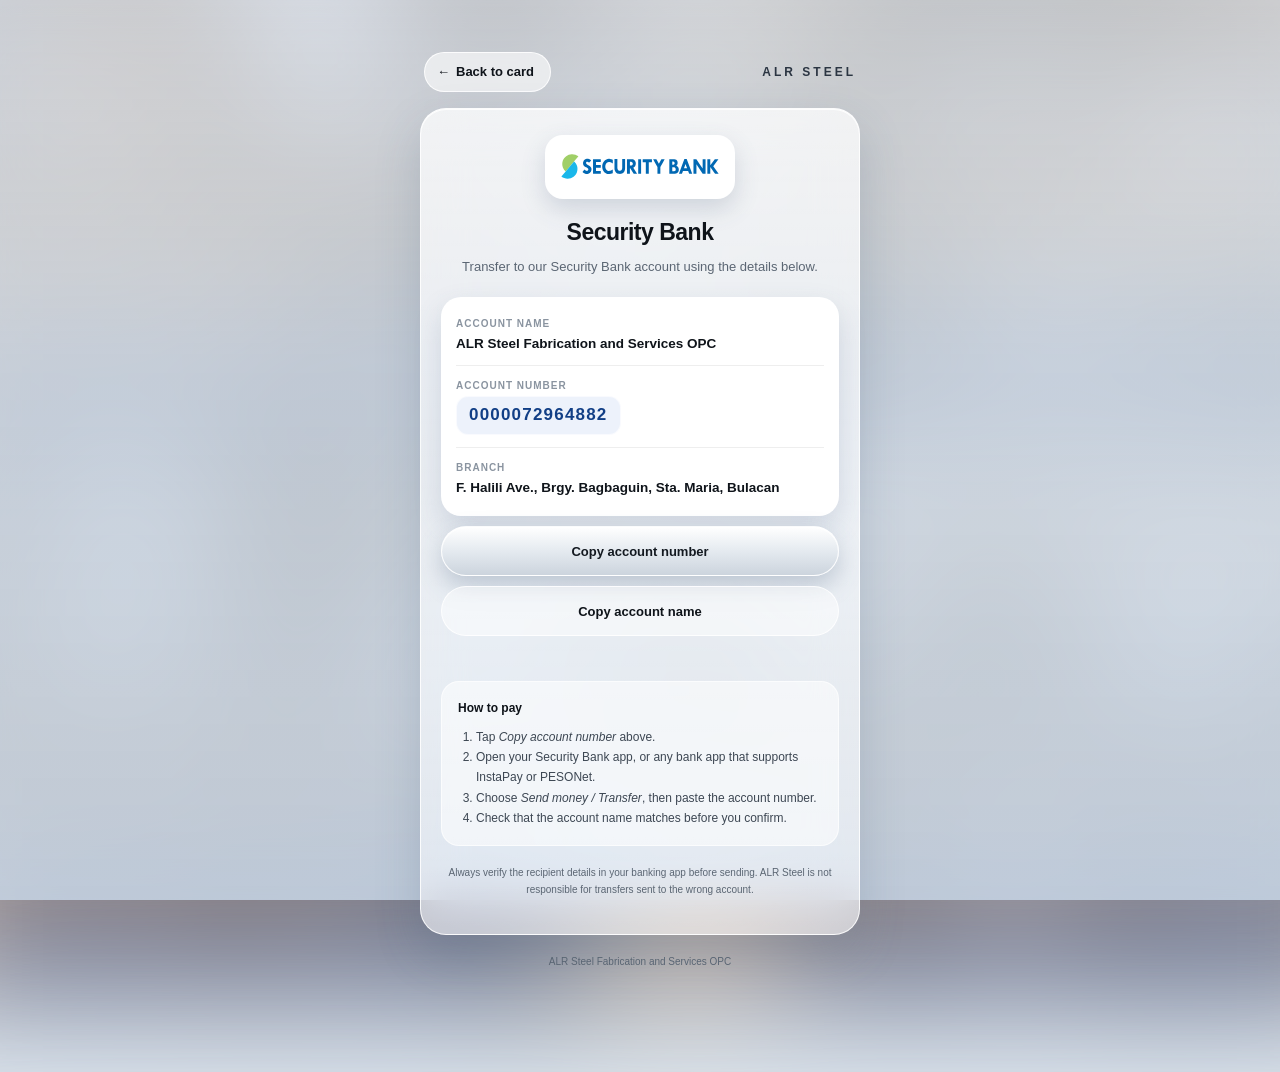
<file: Jenny/security-bank.html>
<!DOCTYPE html>
<html lang="en">
<head>
  <meta charset="UTF-8">
  <meta name="viewport" content="width=device-width, initial-scale=1.0, viewport-fit=cover">

  <title>Security Bank Transfer | ALR Steel</title>
  <meta name="theme-color" content="#dfe8f1">
  <meta name="description" content="Bank transfer details for ALR Steel Fabrication and Services OPC — Security Bank account 0000072964882.">

  <link rel="icon" href="favicon.svg" type="image/svg+xml">
  <link rel="icon" href="favicon-32.png" sizes="32x32" type="image/png">
  <link rel="apple-touch-icon" href="apple-touch-icon.png">
  <link rel="manifest" href="site.webmanifest">

  <link rel="stylesheet" href="style.css?v=8">
  <script src="payment.js?v=8" defer></script>
</head>

<body>
  <div class="bg-fixed" aria-hidden="true"></div>
  <div class="bg-tint" aria-hidden="true"></div>
  <main class="payment-page">
    <div class="payment-container">

      <nav class="payment-topbar">
        <a class="back-link" href="index.html">
          <span aria-hidden="true">&larr;</span> Back to card
        </a>
        <span class="payment-brand">ALR STEEL</span>
      </nav>

      <section class="payment-panel">
        <div class="payment-provider-logo">
            <img src="images/security-bank-logo.svg" alt="Security Bank logo"
              style="width:auto;height:auto;max-width:100%;max-height:40px;object-fit:contain;display:block">
          </div>

        <h1>Security Bank</h1>
        <p class="payment-description">
          Transfer to our Security Bank account using the details below.
        </p>

        <div class="account-card">
          <div class="account-row">
            <span class="account-label">Account name</span>
            <span class="account-value">ALR Steel Fabrication and Services OPC</span>
          </div>
          <div class="account-row">
            <span class="account-label">Account number</span>
            <span class="account-value account-number" id="accountNumber" role="button" tabindex="0">0000072964882</span>
          </div>
          <div class="account-row">
            <span class="account-label">Branch</span>
            <span class="account-value">F. Halili Ave., Brgy. Bagbaguin, Sta. Maria, Bulacan</span>
          </div>
        </div>

        <button
          type="button"
          class="payment-action"
          data-copy="0000072964882"
          data-copy-label="Account number"
        >
          Copy account number
        </button>

        <button
          type="button"
          class="payment-action secondary"
          data-copy="ALR Steel Fabrication and Services OPC"
          data-copy-label="Account name"
        >
          Copy account name
        </button>

        <p class="payment-status" id="payStatus" role="status"></p>

        <div class="payment-instructions">
          <strong>How to pay</strong>
          <ol>
            <li>Tap <em>Copy account number</em> above.</li>
            <li>Open your Security Bank app, or any bank app that supports InstaPay or PESONet.</li>
            <li>Choose <em>Send money / Transfer</em>, then paste the account number.</li>
            <li>Check that the account name matches before you confirm.</li>
          </ol>
        </div>

        <p class="payment-disclaimer">
          Always verify the recipient details in your banking app before sending.
          ALR Steel is not responsible for transfers sent to the wrong account.
        </p>
      </section>

      <p class="payment-disclaimer">
        ALR Steel Fabrication and Services OPC
      </p>

    </div>
  </main>
</body>
</html>
</file>
<file: Arcega/css/style.css>
:root {
    --primary: #5856D6;
    --primary-gradient: linear-gradient(135deg, #FF2D55 0%, #5856D6 50%, #007AFF 100%);
    --glass-bg: rgba(255, 255, 255, 0.65);
    --glass-border: rgba(255, 255, 255, 0.8);
    --glass-shadow: 0 20px 40px rgba(0, 0, 0, 0.08), 0 1px 3px rgba(255, 255, 255, 0.5) inset;
    --text-main: #1D1D1F;
    --text-muted: #6E6E73;
    --card-radius: 28px;
    --widget-radius: 20px;
}

* {
    margin: 0;
    padding: 0;
    box-sizing: border-box;
    font-family: 'Plus Jakarta Sans', -apple-system, BlinkMacSystemFont, "Segoe UI", Roboto, sans-serif;
    -webkit-tap-highlight-color: transparent;
}

body {
    background-color: #0f1026;
    min-height: 100vh;
    display: flex;
    justify-content: center;
    align-items: center;
    padding: 20px 10px;
    overflow-x: hidden;
    position: relative;
}

/* Animated Fluid Mesh Gradient Background */
.bg-glow {
    position: fixed;
    top: 0;
    left: 0;
    width: 100vw;
    height: 100vh;
    z-index: 0;
    overflow: hidden;
}

.glow-1, .glow-2, .glow-3 {
    position: absolute;
    border-radius: 50%;
    filter: blur(80px);
    opacity: 0.65;
    animation: float 12s infinite alternate ease-in-out;
}

.glow-1 {
    width: 350px;
    height: 350px;
    background: #FF2D55;
    top: -5%;
    left: -10%;
}

.glow-2 {
    width: 400px;
    height: 400px;
    background: #5856D6;
    bottom: -10%;
    right: -10%;
    animation-delay: -4s;
}

.glow-3 {
    width: 300px;
    height: 300px;
    background: #00F0FF;
    top: 40%;
    left: 30%;
    animation-delay: -8s;
}

@keyframes float {
    0% { transform: translate(0, 0) scale(1); }
    100% { transform: translate(40px, 50px) scale(1.15); }
}

/* Phone Screen Container */
.app-container {
    width: 100%;
    max-width: 415px;
    position: relative;
    z-index: 10;
    display: flex;
    flex-direction: column;
    gap: 16px;
}

/* Glassmorphism Base */
.glass-card {
    background: var(--glass-bg);
    backdrop-filter: blur(25px) saturate(190%);
    -webkit-backdrop-filter: blur(25px) saturate(190%);
    border: 1px solid var(--glass-border);
    border-radius: var(--card-radius);
    box-shadow: var(--glass-shadow);
    padding: 24px;
    transition: all 0.3s cubic-bezier(0.25, 0.8, 0.25, 1);
}

/* Header Bar */
.nav-header {
    display: flex;
    justify-content: space-between;
    align-items: center;
    padding: 12px 20px;
    border-radius: 20px;
}

.nav-tag {
    font-size: 0.75rem;
    font-weight: 700;
    text-transform: uppercase;
    letter-spacing: 1.2px;
    background: var(--primary-gradient);
    -webkit-background-clip: text;
    -webkit-text-fill-color: transparent;
}

.header-tagline {
    font-size: 0.78rem;
    font-weight: 700;
    color: var(--text-main);
    background: rgba(255, 255, 255, 0.8);
    padding: 5px 12px;
    border-radius: 12px;
    border: 1px solid rgba(255, 255, 255, 0.9);
    display: flex;
    align-items: center;
    gap: 6px;
    box-shadow: 0 2px 8px rgba(0,0,0,0.04);
}

.header-tagline i {
    color: #5856D6;
    font-size: 0.75rem;
}

/* Hero Profile Card */
.hero-card {
    text-align: center;
    position: relative;
    overflow: hidden;
    padding-top: 30px;
    padding-bottom: 28px;
}

.profile-wrapper {
    position: relative;
    width: 120px;
    height: 120px;
    margin: 0 auto 16px auto;
}

.profile-img {
    width: 100%;
    height: 100%;
    border-radius: 50%;
    object-fit: cover;
    border: 3px solid #ffffff;
    box-shadow: 0 12px 25px rgba(0,0,0,0.15);
}

.badge-verified {
    position: absolute;
    bottom: 2px;
    right: 2px;
    background: #007AFF;
    color: white;
    width: 28px;
    height: 28px;
    border-radius: 50%;
    display: flex;
    align-items: center;
    justify-content: center;
    font-size: 0.75rem;
    border: 2px solid white;
    box-shadow: 0 2px 6px rgba(0,0,0,0.2);
}

.user-name {
    font-size: 1.65rem;
    font-weight: 800;
    color: var(--text-main);
    letter-spacing: -0.5px;
    margin-bottom: 4px;
}

.user-business {
    display: inline-block;
    font-size: 0.85rem;
    font-weight: 600;
    color: #ffffff;
    background: #1d1d1f;
    padding: 4px 14px;
    border-radius: 12px;
    margin-bottom: 12px;
}

.user-location {
    font-size: 0.85rem;
    color: var(--text-muted);
    display: flex;
    align-items: center;
    justify-content: center;
    gap: 6px;
    font-weight: 500;
}

/* Action Buttons */
.cta-grid {
    display: grid;
    grid-template-columns: 1fr 1fr;
    gap: 12px;
    margin-top: 20px;
}

.btn-primary {
    grid-column: span 2;
    background: var(--primary-gradient);
    color: white;
    border: none;
    padding: 14px 20px;
    border-radius: 16px;
    font-weight: 700;
    font-size: 0.95rem;
    display: flex;
    align-items: center;
    justify-content: center;
    gap: 10px;
    cursor: pointer;
    box-shadow: 0 8px 20px rgba(88, 86, 214, 0.35);
    transition: all 0.25s ease;
    text-decoration: none;
}

.btn-primary:hover {
    transform: translateY(-2px);
    box-shadow: 0 12px 25px rgba(88, 86, 214, 0.45);
}

.btn-secondary {
    background: rgba(255, 255, 255, 0.8);
    color: var(--text-main);
    border: 1px solid rgba(255, 255, 255, 0.9);
    padding: 12px 16px;
    border-radius: 16px;
    font-weight: 600;
    font-size: 0.85rem;
    display: flex;
    align-items: center;
    justify-content: center;
    gap: 8px;
    cursor: pointer;
    transition: all 0.2s ease;
    text-decoration: none;
}

.btn-secondary:hover {
    background: #ffffff;
    transform: translateY(-1px);
}

/* iOS Section Title */
.section-title {
    font-size: 0.8rem;
    font-weight: 700;
    text-transform: uppercase;
    letter-spacing: 0.8px;
    color: rgba(255, 255, 255, 0.8);
    margin: 8px 4px 4px 6px;
}

/* 3D Cover Ring / Cover Flow Styling */
.coverflow-widget {
    padding: 16px 12px;
    overflow: hidden;
}

.coverflow-stage {
    position: relative;
    height: 250px;
    perspective: 1000px;
    display: flex;
    align-items: center;
    justify-content: center;
}

.coverflow-track {
    position: relative;
    width: 100%;
    height: 100%;
    transform-style: preserve-3d;
    display: flex;
    align-items: center;
    justify-content: center;
}

.coverflow-card {
    position: absolute;
    width: 190px;
    height: 220px;
    border-radius: 22px;
    overflow: hidden;
    box-shadow: 0 15px 35px rgba(0,0,0,0.25);
    transition: all 0.5s cubic-bezier(0.25, 1, 0.5, 1);
    cursor: pointer;
    border: 2px solid rgba(255, 255, 255, 0.6);
}

.coverflow-card img {
    width: 100%;
    height: 100%;
    object-fit: cover;
}

.coverflow-badge {
    position: absolute;
    bottom: 10px;
    left: 10px;
    right: 10px;
    background: rgba(0, 0, 0, 0.5);
    backdrop-filter: blur(8px);
    -webkit-backdrop-filter: blur(8px);
    padding: 6px 10px;
    border-radius: 12px;
    color: white;
    font-size: 0.75rem;
    font-weight: 600;
    text-align: center;
    border: 1px solid rgba(255, 255, 255, 0.25);
}

/* 3D Cover Flow Positions */
.coverflow-card.center {
    transform: translateX(0) translateZ(0) rotateY(0deg);
    z-index: 10;
    opacity: 1;
    filter: brightness(1);
    box-shadow: 0 20px 40px rgba(88, 86, 214, 0.4);
}

.coverflow-card.left {
    transform: translateX(-110px) translateZ(-120px) rotateY(28deg);
    z-index: 5;
    opacity: 0.75;
    filter: brightness(0.75);
}

.coverflow-card.right {
    transform: translateX(110px) translateZ(-120px) rotateY(-28deg);
    z-index: 5;
    opacity: 0.75;
    filter: brightness(0.75);
}

.coverflow-btn {
    position: absolute;
    top: 50%;
    transform: translateY(-50%);
    width: 36px;
    height: 36px;
    border-radius: 50%;
    background: rgba(255, 255, 255, 0.85);
    backdrop-filter: blur(10px);
    border: none;
    color: var(--text-main);
    display: flex;
    align-items: center;
    justify-content: center;
    cursor: pointer;
    box-shadow: 0 6px 15px rgba(0,0,0,0.18);
    transition: all 0.25s ease;
    z-index: 20;
}

.coverflow-btn:hover {
    background: #ffffff;
    transform: translateY(-50%) scale(1.12);
}

.coverflow-btn.prev { left: 4px; }
.coverflow-btn.next { right: 4px; }

.coverflow-dots {
    display: flex;
    justify-content: center;
    gap: 8px;
    margin-top: 14px;
}

.cover-dot {
    width: 8px;
    height: 8px;
    border-radius: 50%;
    background: rgba(0, 0, 0, 0.2);
    cursor: pointer;
    transition: all 0.3s;
}

.cover-dot.active {
    width: 22px;
    border-radius: 10px;
    background: var(--primary);
}

/* Links List Widget */
.widget-group {
    display: flex;
    flex-direction: column;
    gap: 10px;
}

.social-link-item {
    display: flex;
    align-items: center;
    justify-content: space-between;
    padding: 14px 18px;
    border-radius: var(--widget-radius);
    background: rgba(255, 255, 255, 0.7);
    border: 1px solid rgba(255, 255, 255, 0.85);
    text-decoration: none;
    color: var(--text-main);
    transition: all 0.25s cubic-bezier(0.2, 0.8, 0.2, 1);
}

.social-link-item:hover {
    background: rgba(255, 255, 255, 0.92);
    transform: scale(1.02);
    box-shadow: 0 8px 20px rgba(0,0,0,0.06);
}

.link-left {
    display: flex;
    align-items: center;
    gap: 14px;
}

.link-icon {
    width: 42px;
    height: 42px;
    border-radius: 12px;
    display: flex;
    align-items: center;
    justify-content: center;
    font-size: 1.25rem;
    color: white;
}

.tiktok-bg { background: linear-gradient(135deg, #00F2FE 0%, #4FACFE 100%); color: #000; }
.fb-bg { background: linear-gradient(135deg, #1877F2 0%, #0052D4 100%); }
.insta-bg { background: linear-gradient(135deg, #f09433 0%, #e6683c 25%, #dc2743 50%, #cc2366 75%, #bc1888 100%); }
.email-bg { background: linear-gradient(135deg, #FF9500 0%, #FF5E36 100%); }

.link-info {
    display: flex;
    flex-direction: column;
}

.link-title {
    font-weight: 700;
    font-size: 0.95rem;
    color: var(--text-main);
}

.link-sub {
    font-size: 0.75rem;
    color: var(--text-muted);
    font-weight: 500;
}

.link-arrow {
    color: #C7C7CC;
    font-size: 0.85rem;
    transition: transform 0.2s;
}

.social-link-item:hover .link-arrow {
    transform: translateX(3px);
    color: var(--text-main);
}

/* Footer Tag */
.footer-tag {
    text-align: center;
    font-size: 0.75rem;
    color: rgba(255, 255, 255, 0.6);
    margin-top: 10px;
    font-weight: 500;
}

/* ==========================================================================
   SAVE-TO-CONTACTS FIX — toast + in-app-browser helper sheet
   (added with the vCard fix; safe to keep at the end of the file)
   ========================================================================== */

body.no-scroll {
    overflow: hidden;
}

/* Toast */
.card-toast {
    position: fixed;
    left: 50%;
    bottom: calc(24px + env(safe-area-inset-bottom, 0px));
    transform: translate(-50%, 20px);
    max-width: min(360px, calc(100vw - 32px));
    padding: 13px 18px;
    border-radius: 14px;
    background: rgba(29, 29, 31, 0.92);
    color: #fff;
    font-size: 0.82rem;
    font-weight: 500;
    line-height: 1.45;
    text-align: center;
    box-shadow: 0 14px 34px rgba(0, 0, 0, 0.35);
    -webkit-backdrop-filter: blur(12px);
    backdrop-filter: blur(12px);
    opacity: 0;
    visibility: hidden;
    pointer-events: none;
    transition: opacity 0.25s ease, transform 0.25s ease, visibility 0.25s;
    z-index: 9998;
}

.card-toast.is-visible {
    opacity: 1;
    visibility: visible;
    transform: translate(-50%, 0);
}

/* Helper sheet */
.contact-help {
    position: fixed;
    inset: 0;
    z-index: 9999;
    display: flex;
    align-items: flex-end;
    justify-content: center;
    opacity: 0;
    visibility: hidden;
    transition: opacity 0.25s ease, visibility 0.25s;
}

.contact-help.is-open {
    opacity: 1;
    visibility: visible;
}

.contact-help-backdrop {
    position: absolute;
    inset: 0;
    background: rgba(15, 16, 38, 0.55);
    -webkit-backdrop-filter: blur(4px);
    backdrop-filter: blur(4px);
}

.contact-help-card {
    position: relative;
    width: 100%;
    max-width: 415px;
    max-height: calc(100vh - 24px);
    max-height: calc(100dvh - 24px);
    overflow-y: auto;
    -webkit-overflow-scrolling: touch;
    margin: 0 10px calc(10px + env(safe-area-inset-bottom, 0px));
    padding: 14px 22px 22px;
    border-radius: var(--card-radius);
    background: rgba(255, 255, 255, 0.97);
    border: 1px solid var(--glass-border);
    box-shadow: 0 -10px 40px rgba(0, 0, 0, 0.22);
    transform: translateY(24px);
    transition: transform 0.28s cubic-bezier(0.22, 1, 0.36, 1);
}

.contact-help.is-open .contact-help-card {
    transform: translateY(0);
}

.contact-help-grip {
    width: 42px;
    height: 5px;
    border-radius: 99px;
    background: #D9D9DE;
    margin: 0 auto 16px;
}

.contact-help-card h3 {
    font-size: 1.08rem;
    font-weight: 800;
    color: var(--text-main);
    margin-bottom: 8px;
    letter-spacing: -0.2px;
}

.contact-help-text {
    font-size: 0.86rem;
    line-height: 1.55;
    color: var(--text-muted);
    margin-bottom: 14px;
}

.contact-help-steps {
    margin: 0 0 18px 18px;
    padding: 0;
    font-size: 0.86rem;
    line-height: 1.6;
    color: var(--text-main);
}

.contact-help-steps li {
    margin-bottom: 6px;
    padding-left: 2px;
}

.contact-help-btn {
    width: 100%;
    position: static;
    font-size: 0.9rem;
}

.contact-help-close {
    width: 100%;
    margin-top: 10px;
    padding: 11px;
    border: none;
    border-radius: 14px;
    background: transparent;
    color: var(--text-muted);
    font-family: inherit;
    font-size: 0.85rem;
    font-weight: 600;
    cursor: pointer;
}
</file>
<file: Jenny/style.css>
/* =====================================
   ALR STEEL DIGITAL CARD — MARKETING EDITION
   Light frosted glass, bold hero type,
   swipe gallery, count-up stats, reveals.
===================================== */

:root {
  --bg: #dfe8f1;
  --glass: linear-gradient(180deg, rgba(255, 255, 255, 0.75), rgba(255, 255, 255, 0.55));
  --tile: rgba(255, 255, 255, 0.55);
  --tile-hover: rgba(255, 255, 255, 0.8);
  --line: rgba(255, 255, 255, 0.85);
  --line-soft: rgba(255, 255, 255, 0.65);
  --text: #0f141a;
  --muted: #5b6673;
  --faint: #8a94a0;
  --accent: #1f5fc4;
  --accent-bright: #2f7cf6;
  --accent-soft: rgba(31, 95, 196, 0.1);
  --steel-btn: linear-gradient(180deg, #ffffff 0%, #e2e8ee 55%, #ccd4dd 100%);
  --sans: -apple-system, BlinkMacSystemFont, "SF Pro Text",
    "Inter", "Segoe UI", Arial, sans-serif;
  --radius: 26px;
}

* {
  box-sizing: border-box;
}

html {
  scroll-behavior: smooth;
}

html {
  overflow-x: clip; /* no sideways scrolling on any phone */
  -webkit-text-size-adjust: 100%;
  text-size-adjust: 100%;
}

body {
  margin: 0;
  overflow-x: clip;
  padding: 28px 16px calc(52px + env(safe-area-inset-bottom));
  padding-left: calc(16px + env(safe-area-inset-left));
  padding-right: calc(16px + env(safe-area-inset-right));
  background-color: var(--bg);
  color: var(--text);
  font-family: var(--sans);
  line-height: 1.5;
  -webkit-font-smoothing: antialiased;
}

img,
svg {
  max-width: 100%;
}

/* Fixed blurred work imagery behind everything */

.bg-fixed {
  position: fixed;
  inset: 0;
  z-index: -2;
  background: url("images/work-2.jpg") center 30% / cover no-repeat;
  filter: blur(60px) saturate(1.25) brightness(1.18);
  transform: scale(1.2);
}

.bg-tint {
  position: fixed;
  inset: 0;
  z-index: -1;
  background: linear-gradient(180deg,
    rgba(223, 232, 241, 0.66) 0%,
    rgba(214, 226, 238, 0.78) 40%,
    rgba(198, 212, 228, 0.86) 100%);
}

::selection {
  background: rgba(31, 95, 196, 0.25);
}

button,
a {
  -webkit-tap-highlight-color: transparent;
}

button {
  font: inherit;
}

a {
  color: inherit;
  text-decoration: none;
}

.digital-card {
  display: flex;
  flex-direction: column;
  gap: 14px;
  width: 100%;
  max-width: 440px;
  margin: 0 auto;
}

/* ---------- SHARED GLASS ---------- */

.hero-card,
.section,
.contact-section,
.payment-panel {
  background: var(--glass);
  -webkit-backdrop-filter: blur(22px) saturate(150%);
  backdrop-filter: blur(22px) saturate(150%);
  border: 1px solid var(--line);
  border-radius: var(--radius);
  box-shadow:
    inset 0 1px 0 rgba(255, 255, 255, 0.9),
    0 20px 45px rgba(70, 90, 120, 0.22);
}

/* ---------- SCROLL REVEAL ---------- */

.reveal {
  opacity: 0;
  transform: translateY(30px);
  transition:
    opacity 0.7s ease,
    transform 0.7s cubic-bezier(0.2, 0.7, 0.25, 1);
  will-change: opacity, transform;
}

.reveal.visible {
  opacity: 1;
  transform: none;
}

/* Staggered children inside revealed cards */

.reveal .highlight,
.reveal .service-row,
.reveal .social-link,
.reveal .bank-card {
  opacity: 0;
  transform: translateY(16px);
  transition:
    opacity 0.55s ease,
    transform 0.55s cubic-bezier(0.2, 0.7, 0.25, 1),
    background 0.2s;
}

.reveal.visible .highlight,
.reveal.visible .service-row,
.reveal.visible .social-link,
.reveal.visible .bank-card {
  opacity: 1;
  transform: none;
}

.reveal .highlight:nth-child(2) { transition-delay: 0.1s; }
.reveal .highlight:nth-child(3) { transition-delay: 0.2s; }
.reveal .service-row:nth-child(2) { transition-delay: 0.08s; }
.reveal .service-row:nth-child(3) { transition-delay: 0.16s; }
.reveal .service-row:nth-child(4) { transition-delay: 0.24s; }
.reveal .social-link:nth-child(2) { transition-delay: 0.08s; }
.reveal .social-link:nth-child(3) { transition-delay: 0.16s; }
.reveal .bank-card:nth-child(2) { transition-delay: 0.1s; }

/* ---------- HERO (animates on load) ---------- */

@keyframes rise {
  from {
    opacity: 0;
    transform: translateY(24px);
  }
  to {
    opacity: 1;
    transform: none;
  }
}

.hero {
  padding: 6px 4px 0;
}

.hero-tag {
  display: inline-flex;
  align-items: center;
  gap: 6px;
  margin: 0;
  padding: 7px 14px;
  border: 1px solid var(--line);
  border-radius: 999px;
  background: rgba(255, 255, 255, 0.6);
  -webkit-backdrop-filter: blur(14px);
  backdrop-filter: blur(14px);
  color: var(--accent);
  font-size: 11.5px;
  font-weight: 800;
  letter-spacing: 0.3px;
  box-shadow: 0 8px 20px rgba(70, 90, 120, 0.15);
  animation: rise 0.7s ease both;
}

.hero h1 {
  margin: 16px 0 0;
  font-size: clamp(40px, 11.5vw, 56px);
  font-weight: 800;
  line-height: 1.02;
  letter-spacing: -1.8px;
  text-transform: uppercase;
  color: #0c1116;
  text-wrap: balance;
  animation: rise 0.7s 0.08s ease both;
}

.hero h1 .outline {
  color: transparent;
  -webkit-text-stroke: 2px #0c1116;
}

.hero-sub {
  max-width: 330px;
  margin: 14px 0 0;
  color: #3d4753;
  font-size: 14px;
  line-height: 1.6;
  animation: rise 0.7s 0.16s ease both;
}

.hero-proof {
  display: flex;
  flex-wrap: wrap;
  gap: 8px;
  margin-top: 14px;
  animation: rise 0.7s 0.24s ease both;
}

.hero-proof span {
  padding: 6px 12px;
  border: 1px solid var(--line);
  border-radius: 999px;
  background: rgba(255, 255, 255, 0.55);
  -webkit-backdrop-filter: blur(14px);
  backdrop-filter: blur(14px);
  font-size: 10.5px;
  font-weight: 800;
  letter-spacing: 0.4px;
  color: #33404d;
}

.hero-card {
  margin-top: 18px;
  padding: 18px;
  animation: rise 0.7s 0.32s ease both;
}

.hero-id {
  display: flex;
  align-items: center;
  gap: 16px;
}

.hero-name {
  min-width: 0;
}

.profile-image-wrap {
  position: relative;
  width: 58px;
  height: 58px;
  flex-shrink: 0;
  border-radius: 50%;
  background: rgba(255, 255, 255, 0.6);
  box-shadow:
    0 0 0 2px rgba(255, 255, 255, 0.95),
    0 8px 20px rgba(70, 90, 120, 0.3);
}

.profile-image {
  position: absolute;
  inset: 0;
  z-index: 2;
  width: 100%;
  height: 100%;
  object-fit: cover;
  border-radius: 50%;
}

.profile-initials {
  position: absolute;
  inset: 0;
  display: grid;
  place-items: center;
  font-size: 20px;
  font-weight: 800;
  color: var(--accent);
  border-radius: 50%;
}

.hero-name strong {
  display: block;
  font-size: 16px;
  font-weight: 800;
  letter-spacing: 0.4px;
  line-height: 1.3;
  word-spacing: 1px;
}

.hero-name .hero-role {
  display: block;
  margin-top: 6px;
  color: var(--text);
  font-size: 11.5px;
  font-weight: 700;
  letter-spacing: 0.2px;
}

.hero-name small {
  display: block;
  margin-top: 4px;
  color: var(--muted);
  font-size: 11px;
  line-height: 1.45;
}

.scroll-cue {
  margin: 14px 0 0;
  color: var(--faint);
  font-size: 11px;
  font-weight: 700;
  letter-spacing: 1px;
  text-align: center;
  text-transform: uppercase;
  animation: rise 0.7s 0.4s ease both;
}

/* ---------- BUTTONS ---------- */

.quick-actions {
  display: grid;
  grid-template-columns: 1fr 1fr;
  gap: 10px;
  margin-top: 16px;
}

.btn-primary {
  display: flex;
  min-height: 50px;
  align-items: center;
  justify-content: center;
  gap: 8px;
  padding: 12px 16px;
  border: 1px solid rgba(255, 255, 255, 0.9);
  border-radius: 999px;
  background: var(--steel-btn);
  color: #141a21;
  cursor: pointer;
  font-size: 13px;
  font-weight: 800;
  box-shadow:
    inset 0 1px 0 rgba(255, 255, 255, 0.9),
    0 10px 24px rgba(70, 90, 120, 0.3);
  transition: transform 0.15s, filter 0.2s;
}

.btn-primary:hover {
  filter: brightness(1.04);
}

.btn-primary:active {
  transform: scale(0.97);
}

.btn-ghost {
  display: flex;
  min-height: 50px;
  align-items: center;
  justify-content: center;
  gap: 8px;
  padding: 12px 16px;
  border: 1px solid var(--line);
  border-radius: 999px;
  background: rgba(255, 255, 255, 0.45);
  color: var(--text);
  cursor: pointer;
  font-size: 13px;
  font-weight: 700;
  transition: background 0.2s;
}

.btn-ghost:hover {
  background: rgba(255, 255, 255, 0.75);
}

.share-note {
  min-height: 16px;
  margin: 10px 0 0;
  color: var(--muted);
  font-size: 11px;
  text-align: center;
}

/* ---------- SECTIONS ---------- */

.section {
  padding: 22px 18px;
}

.section-heading {
  display: flex;
  flex-wrap: wrap;
  align-items: baseline;
  justify-content: space-between;
  gap: 2px 12px;
  margin: 0 4px 14px;
}

.section-heading h2 {
  margin: 0;
  font-size: 21px;
  font-weight: 800;
  letter-spacing: -0.6px;
}

.section-heading p {
  margin: 0;
  color: var(--faint);
  font-size: 11.5px;
  text-align: right;
}

/* ---------- HIGHLIGHTS + COUNT-UP ---------- */

.highlights {
  display: grid;
  grid-template-columns: repeat(2, minmax(0, 1fr));
  gap: 10px;
}

.highlight {
  padding: 14px 6px 12px;
  border: 1px solid var(--line-soft);
  border-radius: 20px;
  background: var(--tile);
  text-align: center;
}

.highlight-icon {
  display: grid;
  width: 36px;
  height: 36px;
  margin: 0 auto 8px;
  place-items: center;
  border-radius: 50%;
  background: var(--accent-soft);
  color: var(--accent);
}

.stat-num {
  display: block;
  font-size: 21px;
  font-weight: 800;
  letter-spacing: -0.5px;
  color: var(--accent);
  font-variant-numeric: tabular-nums;
}

.highlight strong {
  display: block;
  margin-top: 1px;
  font-size: 12.5px;
  font-weight: 800;
}

.highlight small {
  display: block;
  margin-top: 2px;
  color: var(--muted);
  font-size: 10px;
}

/* ---------- WORK : horizontal swipe carousel ---------- */

.work {
  padding: 4px 0 0;
}

.work .section-heading {
  margin: 0 8px 12px;
}

.carousel {
  position: relative;
  display: flex;
  gap: 12px;
  overflow-x: auto;
  scroll-snap-type: x proximity;
  scroll-behavior: smooth;
  scrollbar-width: none;
  overscroll-behavior-x: contain;
  align-items: flex-start;
  padding: 6px 8% 12px;
}

.carousel::-webkit-scrollbar {
  display: none;
}

.slide {
  position: relative;
  flex: 0 0 84%;
  scroll-snap-align: center;
  overflow: hidden;
  border: 1px solid rgba(255, 255, 255, 0.9);
  border-radius: 26px;
  background: #b9c4cf;
  box-shadow:
    inset 0 1px 0 rgba(255, 255, 255, 0.5),
    0 24px 55px rgba(40, 60, 90, 0.35);
}

.slide-frame {
  position: relative;
  aspect-ratio: 3 / 2;
  overflow: hidden;
  background: #c8d2dd;
}

/* blurred copy of the same photo fills any leftover space */
.slide-frame::before {
  content: "";
  position: absolute;
  inset: 0;
  background-image: var(--photo);
  background-position: center;
  background-size: cover;
  filter: blur(22px) saturate(1.15) brightness(1.06);
  transform: scale(1.18);
}

.slide-frame img {
  position: absolute;
  inset: 0;
  z-index: 1;
  width: 100%;
  height: 100%;
  object-fit: contain; /* whole photo, never cropped */
}

.slide-tag {
  position: absolute;
  top: 14px;
  left: 14px;
  z-index: 2;
  padding: 7px 14px;
  border: 1px solid rgba(255, 255, 255, 0.6);
  border-radius: 999px;
  background: rgba(255, 255, 255, 0.55);
  -webkit-backdrop-filter: blur(14px);
  backdrop-filter: blur(14px);
  font-size: 10.5px;
  font-weight: 800;
  letter-spacing: 1px;
  text-transform: uppercase;
  color: #1c2530;
}

.slide-caption {
  position: relative;
  z-index: 2;
  display: flex;
  align-items: center;
  gap: 11px;
  margin: 0;
  padding: 10px 10px 10px 12px;
  border: 0;
  border-top: 1px solid rgba(255, 255, 255, 0.65);
  border-radius: 0;
  background: rgba(255, 255, 255, 0.62);
  -webkit-backdrop-filter: blur(18px) saturate(150%);
  backdrop-filter: blur(18px) saturate(150%);
}

.slide-num {
  display: grid;
  width: 40px;
  height: 40px;
  flex-shrink: 0;
  place-items: center;
  border: 1px solid rgba(255, 255, 255, 0.9);
  border-radius: 13px;
  background: var(--steel-btn);
  color: #141a21;
  font-size: 12px;
  font-weight: 900;
}

.slide-text {
  flex: 1;
  min-width: 0;
}

.slide-text strong {
  display: block;
  min-height: 2.6em;
  font-size: 12.5px;
  font-weight: 800;
  letter-spacing: 0.1px;
  line-height: 1.3;
  text-transform: uppercase;
}

.slide-text small {
  display: block;
  color: #4d5966;
  font-size: 10.5px;
  font-weight: 700;
  letter-spacing: 0.6px;
  text-transform: uppercase;
  white-space: nowrap;
  overflow: hidden;
  text-overflow: ellipsis;
}

.slide-next {
  display: grid;
  width: 40px;
  height: 40px;
  flex-shrink: 0;
  place-items: center;
  margin-left: auto;
  border: 1px solid rgba(255, 255, 255, 0.9);
  border-radius: 50%;
  background: rgba(255, 255, 255, 0.75);
  color: #1c2530;
  cursor: pointer;
  font-size: 17px;
  line-height: 1;
  transition: transform 0.15s, background 0.2s;
}

.slide-next:hover {
  background: #fff;
}

.slide-next:active {
  transform: scale(0.93);
}

.carousel-dots {
  display: flex;
  justify-content: center;
  gap: 7px;
  margin-top: 12px;
}

.work-dot {
  width: 7px;
  height: 7px;
  padding: 0;
  border: 0;
  border-radius: 50%;
  background: #b3bdc8;
  cursor: pointer;
  transition: width 0.25s, background 0.25s;
}

.work-dot.active {
  width: 24px;
  border-radius: 8px;
  background: var(--accent);
}

/* ---------- ROWS ---------- */

.social-groups {
  display: grid;
  gap: 6px;
}

.social-group-label {
  margin: 8px 4px 0;
  color: var(--faint);
  font-size: 10.5px;
  font-weight: 800;
  letter-spacing: 1.2px;
  text-transform: uppercase;
}

.social-grid,
.service-list,
.bank-list {
  display: grid;
  gap: 10px;
}

.social-link,
.service-row,
.bank-card {
  display: flex;
  align-items: center;
  gap: 13px;
  padding: 12px 14px;
  border: 1px solid var(--line-soft);
  border-radius: 20px;
  background: var(--tile);
  transition: background 0.2s, transform 0.15s;
}

a.social-link:hover,
a.bank-card:hover {
  background: var(--tile-hover);
}

a.social-link:active,
a.bank-card:active {
  transform: scale(0.99);
}

.social-link {
  min-height: 62px;
  font-size: 13.5px;
  font-weight: 700;
}

.social-icon,
.service-icon {
  display: grid;
  flex-shrink: 0;
  place-items: center;
  border-radius: 14px;
  background: var(--accent-soft);
  color: var(--accent);
}

.social-icon {
  width: 40px;
  height: 40px;
}

.service-icon {
  width: 42px;
  height: 42px;
}

.social-handle {
  display: block;
  overflow-wrap: anywhere;
  color: var(--faint);
  font-size: 11px;
  font-weight: 500;
}

.chevron {
  margin-left: auto;
  color: #b3bdc7;
  font-size: 24px;
  font-weight: 400;
  line-height: 1;
}

.service-row strong {
  display: block;
  font-size: 13px;
  font-weight: 800;
}

.service-row small {
  display: block;
  margin-top: 2px;
  color: var(--muted);
  font-size: 11px;
  line-height: 1.5;
}

/* ---------- PAYMENTS ---------- */

.bank-card {
  min-height: 66px;
}

.bank-logo {
  display: grid;
  width: 64px;
  height: 42px;
  flex-shrink: 0;
  place-items: center;
  padding: 6px 8px;
  border-radius: 12px;
  background: #fff;
  box-shadow: 0 6px 14px rgba(70, 90, 120, 0.18);
}

.bank-logo img {
  display: block;
  width: auto;
  height: auto;
  max-width: 100%;
  max-height: 26px;
  object-fit: contain;
}

.bank-summary {
  display: flex;
  flex: 1;
  min-width: 0;
  flex-direction: column;
  gap: 2px;
}

.bank-summary strong,
.bank-summary small {
  overflow: hidden;
  text-overflow: ellipsis;
  white-space: nowrap;
}

.bank-summary strong {
  font-size: 13.5px;
}

.bank-summary small {
  color: var(--muted);
  font-size: 11px;
}

/* ---------- SAVE CONTACT ---------- */

.contact-section {
  padding: 26px 20px;
  text-align: center;
}

.contact-section h2 {
  margin: 0;
  font-size: 22px;
  font-weight: 800;
  letter-spacing: -0.6px;
}

.contact-section > p {
  margin: 6px 0 0;
  color: var(--muted);
  font-size: 12px;
}

.save-button {
  display: flex;
  width: 100%;
  min-height: 54px;
  align-items: center;
  justify-content: center;
  gap: 10px;
  margin-top: 18px;
  padding: 14px 18px;
  border: 1px solid rgba(255, 255, 255, 0.9);
  border-radius: 999px;
  background: var(--steel-btn);
  color: #141a21;
  cursor: pointer;
  font-size: 14px;
  font-weight: 800;
  box-shadow:
    inset 0 1px 0 rgba(255, 255, 255, 0.9),
    0 12px 28px rgba(70, 90, 120, 0.32);
  transition: transform 0.15s, filter 0.2s;
}

.save-button:hover {
  filter: brightness(1.04);
}

.save-button:active {
  transform: scale(0.98);
}

.save-message {
  min-height: 15px;
  margin-bottom: 0;
  color: var(--muted);
  font-size: 11px;
}

.choose-link {
  display: inline-block;
  margin-top: 8px;
  color: var(--muted);
  font-size: 11.5px;
  text-decoration: underline;
  text-underline-offset: 3px;
}

/* ---------- FOOTER ---------- */

.footer {
  display: flex;
  flex-direction: column;
  align-items: center;
  gap: 4px;
  padding: 10px 15px 4px;
}

.footer-logo {
  width: 46px;
  height: 46px;
  object-fit: cover;
  border-radius: 13px;
  border: 1px solid rgba(255, 255, 255, 0.9);
  margin-bottom: 6px;
  box-shadow: 0 10px 24px rgba(70, 90, 120, 0.3);
}

.footer p {
  margin: 0;
  color: #2b3542;
  font-size: 13px;
  font-weight: 800;
  letter-spacing: 4px;
}

.footer span,
.footer small {
  color: var(--muted);
  font-size: 10px;
}

/* ---------- PAYMENT PAGES ---------- */

.payment-page {
  min-height: 100vh;
  padding: 24px 16px 40px;
}

.payment-container {
  width: 100%;
  max-width: 440px;
  margin: 0 auto;
}

.payment-topbar {
  display: flex;
  align-items: center;
  justify-content: space-between;
  margin-bottom: 16px;
  padding: 0 4px;
}

.back-link {
  display: inline-flex;
  align-items: center;
  gap: 6px;
  padding: 9px 16px 9px 12px;
  border: 1px solid var(--line);
  border-radius: 999px;
  background: rgba(255, 255, 255, 0.6);
  -webkit-backdrop-filter: blur(14px);
  backdrop-filter: blur(14px);
  font-size: 13px;
  font-weight: 700;
}

.payment-brand {
  color: #2b3542;
  font-size: 12px;
  font-weight: 800;
  letter-spacing: 3px;
}

.payment-panel {
  padding: 26px 20px;
  text-align: center;
}

.payment-provider-logo {
  display: grid;
  width: min(190px, 70%);
  min-height: 64px;
  margin: 0 auto 16px;
  place-items: center;
  padding: 12px 16px;
  border-radius: 18px;
  background: #fff;
  box-shadow: 0 10px 24px rgba(70, 90, 120, 0.2);
}

.payment-provider-logo img {
  display: block;
  width: auto;
  height: auto;
  max-width: 100%;
  max-height: 40px; /* keeps wide + tall logos inside the tile */
  object-fit: contain;
}

.payment-panel h1 {
  margin: 0;
  font-size: 23px;
  font-weight: 800;
  letter-spacing: -0.5px;
}

.payment-description {
  margin: 8px 0 20px;
  color: var(--muted);
  font-size: 13px;
}

.account-card {
  padding: 6px 14px;
  border: 1px solid var(--line);
  border-radius: 20px;
  background: #ffffff;
  box-shadow: 0 12px 28px rgba(70, 90, 120, 0.18);
  text-align: left;
}

.account-row + .account-row {
  border-top: 1px solid rgba(15, 20, 26, 0.07);
}

.account-row {
  display: flex;
  flex-direction: column;
  gap: 3px;
  padding: 12px 0;
}

.account-label {
  color: var(--faint);
  font-size: 10px;
  font-weight: 800;
  letter-spacing: 1px;
  text-transform: uppercase;
}

.account-value {
  color: var(--text);
  font-size: 13.5px;
  font-weight: 700;
  line-height: 1.45;
  word-break: break-word;
}

.account-number {
  display: inline-block;
  align-self: flex-start;
  padding: 6px 12px;
  border: 1px solid var(--line-soft);
  border-radius: 12px;
  background: rgba(31, 95, 196, 0.08);
  color: #123f86;
  cursor: pointer;
  font-size: 17px;
  font-weight: 900;
  letter-spacing: 1.2px;
  transition: background 0.2s, transform 0.15s;
}

.account-number:hover {
  background: rgba(31, 95, 196, 0.14);
}

.account-number:active {
  transform: scale(0.98);
}

.qr-placeholder code {
  padding: 1px 6px;
  border-radius: 6px;
  background: #eef1f4;
  font-size: 12px;
}

.payment-instructions {
  margin: 16px 0;
  padding: 16px;
  border: 1px solid var(--line-soft);
  border-radius: 18px;
  background: var(--tile);
  color: #3d4753;
  font-size: 12px;
  line-height: 1.7;
  text-align: left;
}

.payment-instructions strong {
  color: var(--text);
}

.payment-instructions ol {
  margin: 8px 0 0;
  padding-left: 18px;
}

.payment-action {
  display: flex;
  width: 100%;
  min-height: 50px;
  align-items: center;
  justify-content: center;
  margin-top: 10px;
  padding: 12px 16px;
  border: 1px solid rgba(255, 255, 255, 0.9);
  border-radius: 999px;
  background: var(--steel-btn);
  color: #141a21;
  font-size: 13px;
  font-weight: 800;
  cursor: pointer;
  box-shadow:
    inset 0 1px 0 rgba(255, 255, 255, 0.9),
    0 10px 24px rgba(70, 90, 120, 0.28);
}

.payment-action.secondary {
  border: 1px solid var(--line);
  background: rgba(255, 255, 255, 0.5);
  color: var(--text);
  box-shadow: none;
}

.payment-status {
  min-height: 18px;
  color: var(--muted);
  font-size: 11px;
}

.payment-disclaimer {
  margin-top: 18px;
  color: var(--muted);
  font-size: 10px;
  line-height: 1.7;
  text-align: center;
}

/* ---------- ACCESSIBILITY ---------- */

button:focus-visible,
a:focus-visible,
.carousel:focus-visible {
  outline: 2px solid var(--accent);
  outline-offset: 3px;
}

/* ---------- MOBILE ---------- */

@media (max-width: 360px) {
  body {
    padding: 20px 10px 36px;
  }

  .hero h1 {
    font-size: 36px;
  }

  .hero-card {
    padding: 15px;
  }

  .section {
    padding: 18px 14px;
  }

  .quick-actions {
    grid-template-columns: 1fr;
  }
}

/* Small phones — iPhone SE / 12-13 mini, most Androids */
@media (max-width: 400px) {
  body {
    padding: 22px 12px calc(40px + env(safe-area-inset-bottom));
  }

  /* heading stacks so the title never gets squeezed */
  .section-heading {
    display: block;
  }

  .section-heading p {
    margin-top: 3px;
    text-align: left;
  }

  .highlights {
    gap: 8px;
  }

  .highlight {
    padding: 12px 4px 10px;
  }

  .stat-num {
    font-size: 19px;
  }

  .highlight strong {
    font-size: 11.5px;
  }

  .bank-logo {
    width: 56px;
    height: 38px;
    padding: 5px 6px;
  }

  .bank-card {
    min-height: 60px;
    gap: 11px;
    padding: 11px 12px;
  }

  .slide {
    flex: 0 0 88%;
  }

  .carousel {
    padding: 6px 6% 12px;
  }

  .payment-provider-logo {
    width: min(170px, 74%);
    min-height: 58px;
    padding: 10px 14px;
  }

  .payment-provider-logo img {
    max-height: 36px;
  }

  .payment-panel h1 {
    font-size: 21px;
  }
}

@media (prefers-reduced-motion: reduce) {
  *,
  *::before,
  *::after {
    scroll-behavior: auto !important;
    transition-duration: 0.01ms !important;
    animation: none !important;
  }

  .reveal,
  .reveal .highlight,
  .reveal .service-row,
  .reveal .social-link,
  .reveal .bank-card {
    opacity: 1 !important;
    transform: none !important;
  }
}

/* ---------- CONTACT PAGE ---------- */

.payment-provider-logo.contact {
  background: var(--accent-soft);
  color: var(--accent);
}

.contact-options {
  display: grid;
  gap: 12px;
  margin: 20px 0 4px;
  text-align: left;
}

.contact-option {
  border: 1px solid var(--line-soft);
  border-radius: 20px;
  background: var(--tile);
  padding: 16px;
}

.contact-option-top {
  display: flex;
  align-items: center;
  gap: 13px;
  margin-bottom: 14px;
}

.contact-icon {
  display: grid;
  width: 46px;
  height: 46px;
  flex-shrink: 0;
  place-items: center;
  border-radius: 15px;
  background: var(--accent-soft);
  color: var(--accent);
}

.contact-option strong {
  display: block;
  font-size: 13px;
  font-weight: 800;
}

.contact-value {
  display: block;
  margin-top: 2px;
  font-size: 16px;
  font-weight: 800;
  letter-spacing: -0.3px;
  color: var(--accent);
  overflow-wrap: anywhere;
}

.contact-btns {
  display: grid;
  grid-template-columns: 1fr 1fr;
  gap: 10px;
}

.contact-btns .payment-action {
  margin-top: 0;
  min-height: 48px;
  padding: 10px 8px;
  font-size: 12.5px;
}

.contact-or {
  display: flex;
  align-items: center;
  gap: 12px;
  margin: 18px 2px 6px;
  color: var(--faint);
  font-size: 10.5px;
  font-weight: 800;
  letter-spacing: 1.5px;
}

.contact-or::before,
.contact-or::after {
  content: "";
  height: 1px;
  flex: 1;
  background: rgba(120, 135, 155, 0.35);
}

@media (max-width: 360px) {
  .contact-btns {
    grid-template-columns: 1fr;
  }
}

/* ---------- IN-APP BROWSER BANNER + COPY LINKS ---------- */

.inapp-banner {
  margin: 16px 0 4px;
  padding: 14px 15px;
  border: 1px solid rgba(180, 120, 20, 0.45);
  border-radius: 16px;
  background: rgba(255, 193, 7, 0.14);
  text-align: left;
}

.inapp-banner strong {
  display: block;
  font-size: 13px;
  font-weight: 800;
  color: #7a5410;
}

.inapp-banner p {
  margin: 5px 0 0;
  color: #5c4a1e;
  font-size: 12px;
  line-height: 1.6;
}

.link-btn {
  width: 100%;
  padding: 9px 4px 2px;
  border: 0;
  background: none;
  color: var(--accent);
  cursor: pointer;
  font-size: 12px;
  font-weight: 700;
  text-align: center;
}

/* ---------- ANDROID SAVE HINT ---------- */

.android-hint {
  margin: 16px 0 4px;
  padding: 14px 15px;
  border: 1px solid rgba(31, 95, 196, 0.35);
  border-radius: 16px;
  background: rgba(31, 95, 196, 0.08);
  text-align: left;
}

.android-hint strong {
  display: block;
  font-size: 13px;
  font-weight: 800;
  color: var(--accent);
}

.android-hint p {
  margin: 5px 0 0;
  color: #3d4a5a;
  font-size: 12px;
  line-height: 1.6;
}

/* ---------- OUTLINE HEADLINE FIX ----------
   Android renders thick text-stroke poorly (glyphs look
   stuck together), so it gets a hairline + looser spacing.
   Apple platforms keep the bold 2px outline. */

.hero h1 .outline {
  -webkit-text-stroke: 1px #0c1116;
  -webkit-text-fill-color: transparent;
  letter-spacing: 0;
}

@supports (font: -apple-system-body) {
  .hero h1 .outline {
    -webkit-text-stroke-width: 2px;
    letter-spacing: -1.8px;
  }
}

/* ---------- 1-TAP DIRECT SAVE (inside Android hint) ---------- */

.android-hint .payment-action {
  margin-top: 12px;
  min-height: 46px;
  font-size: 12.5px;
}

.android-hint .hint-note {
  margin-top: 8px;
  font-size: 11px;
  color: #6b7684;
}
</file>
